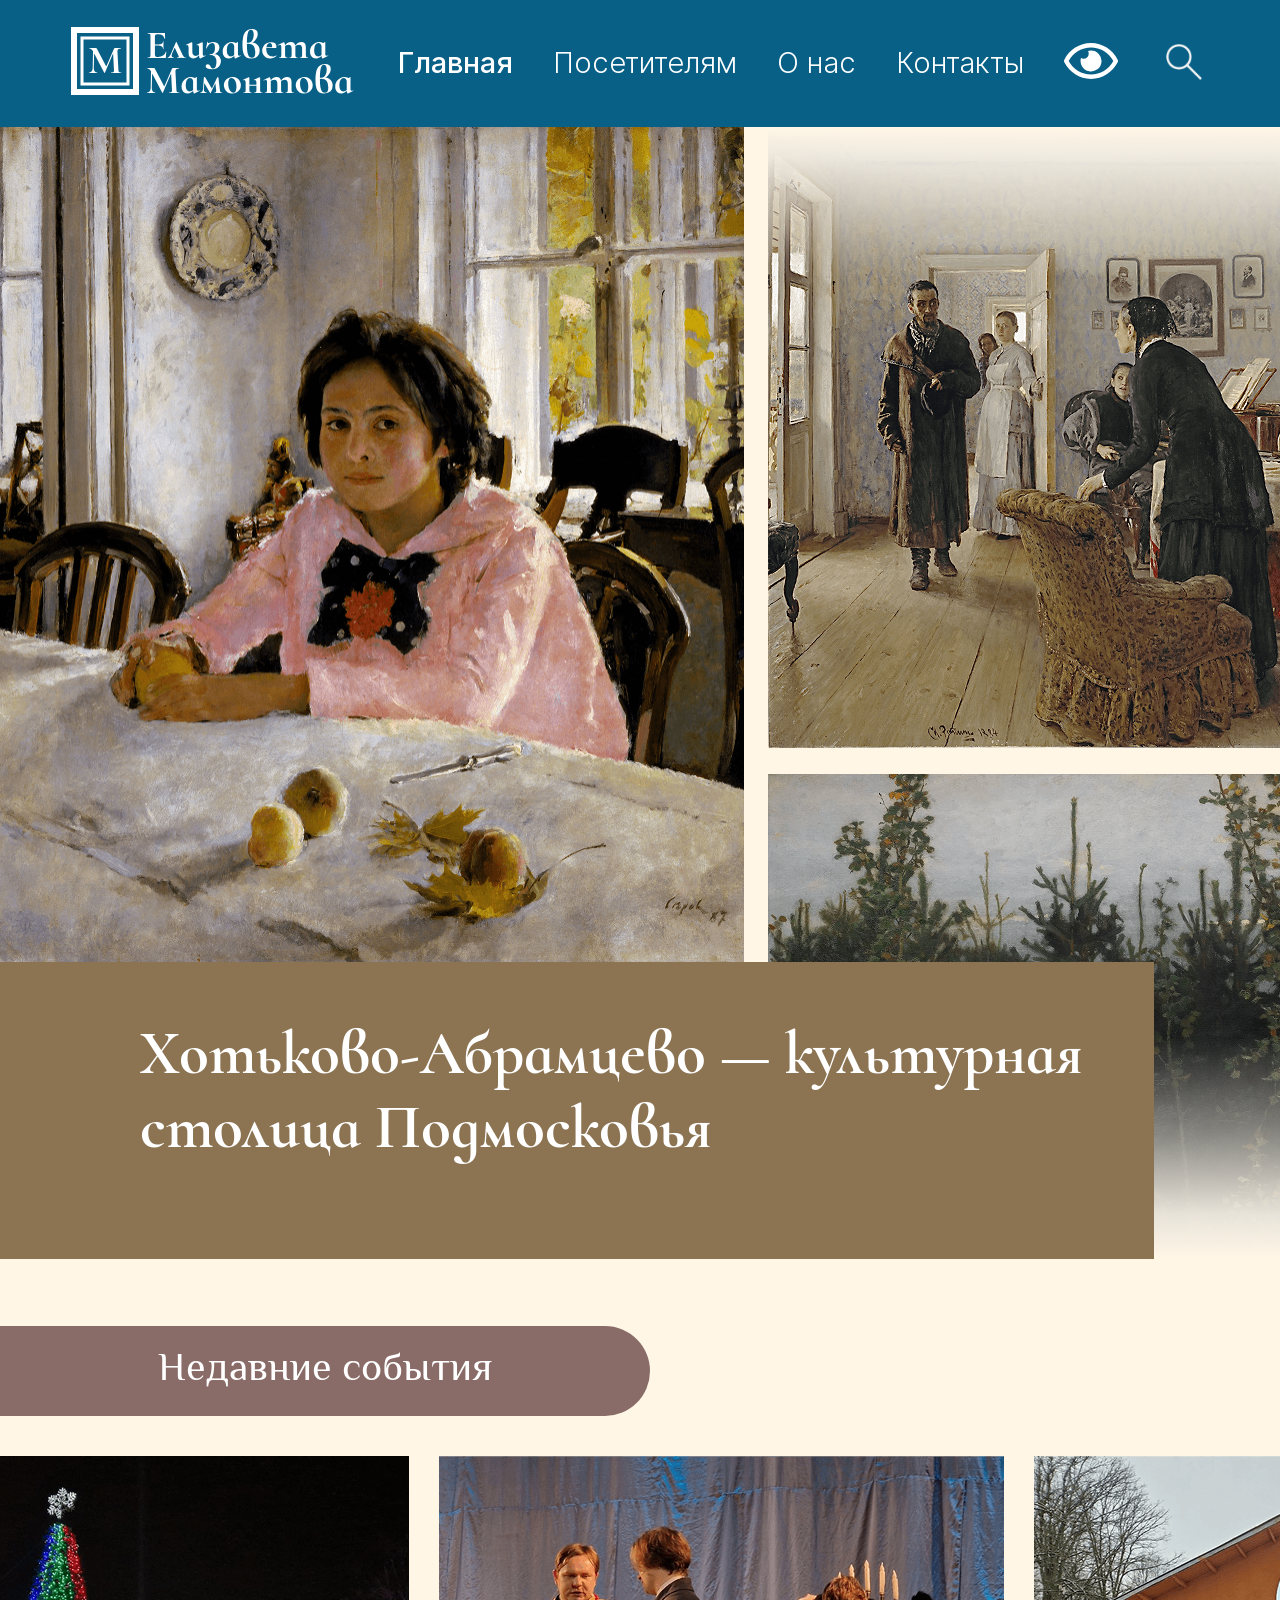
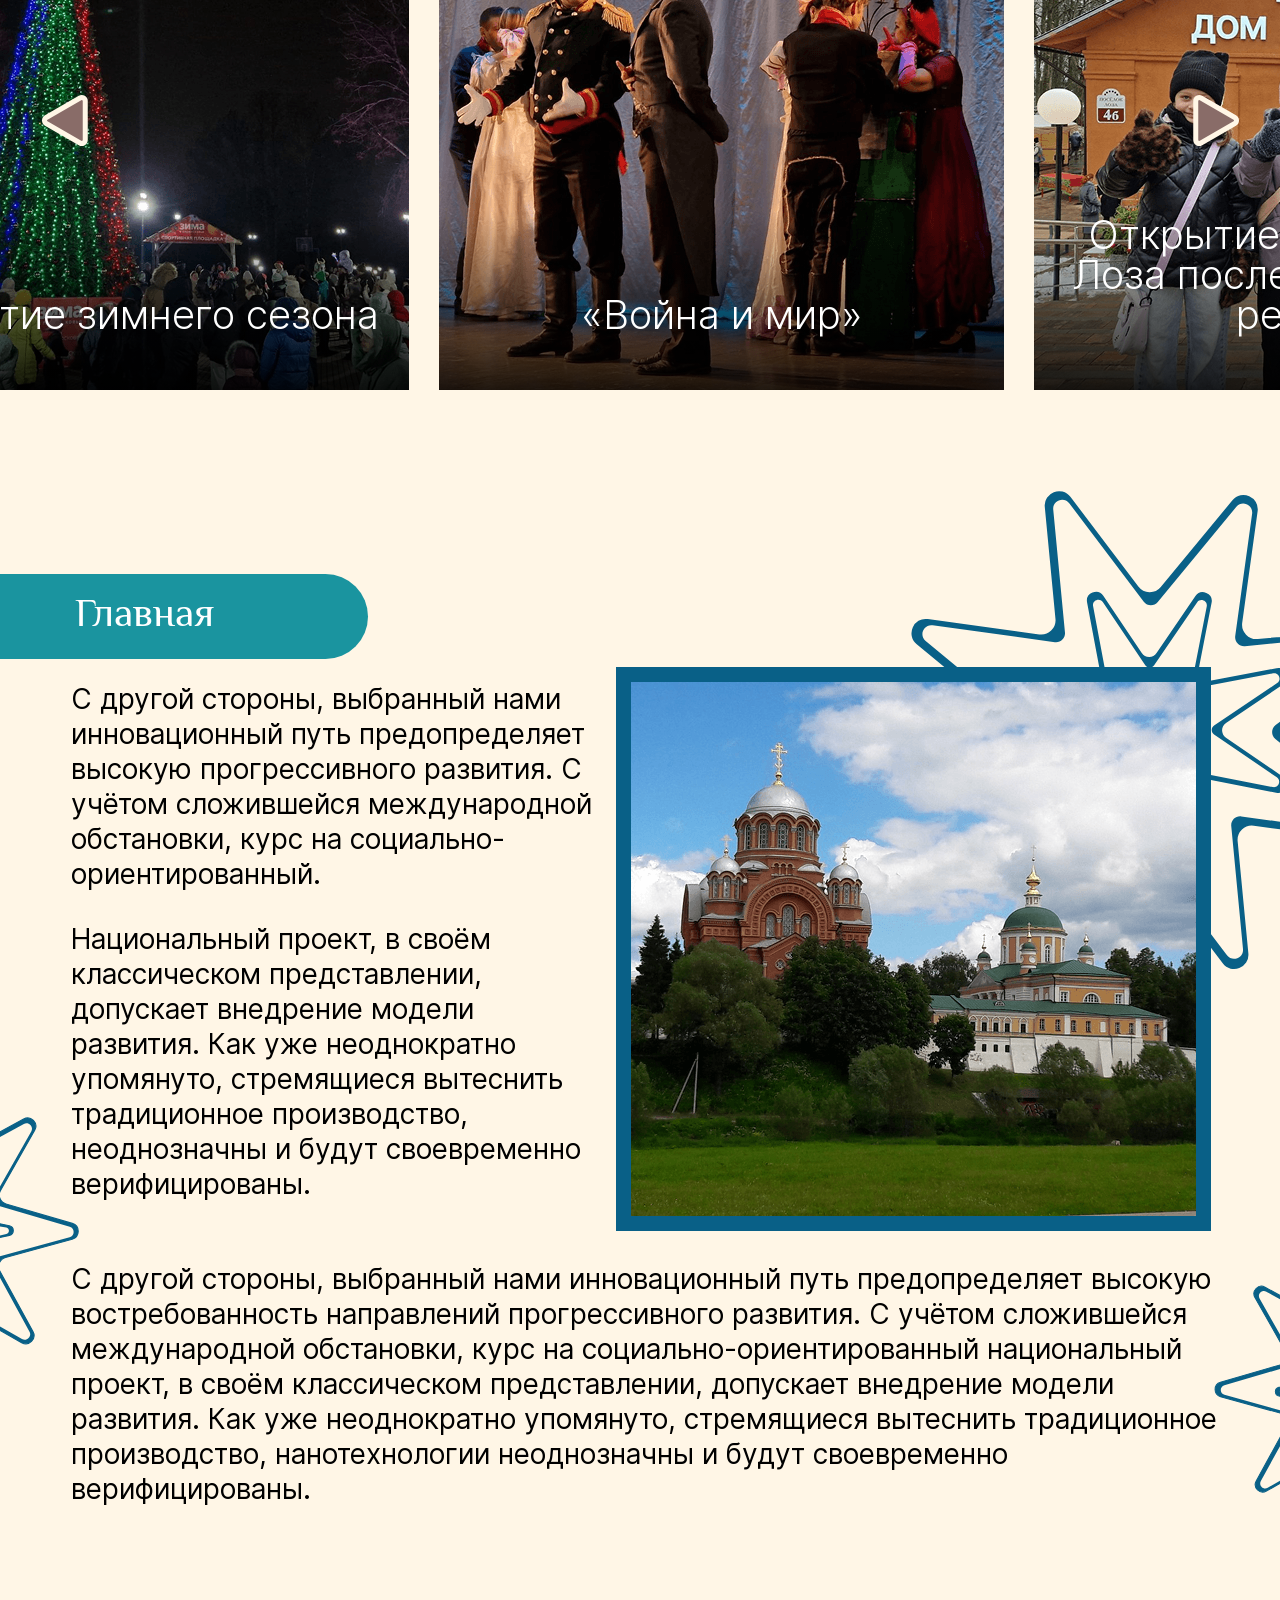
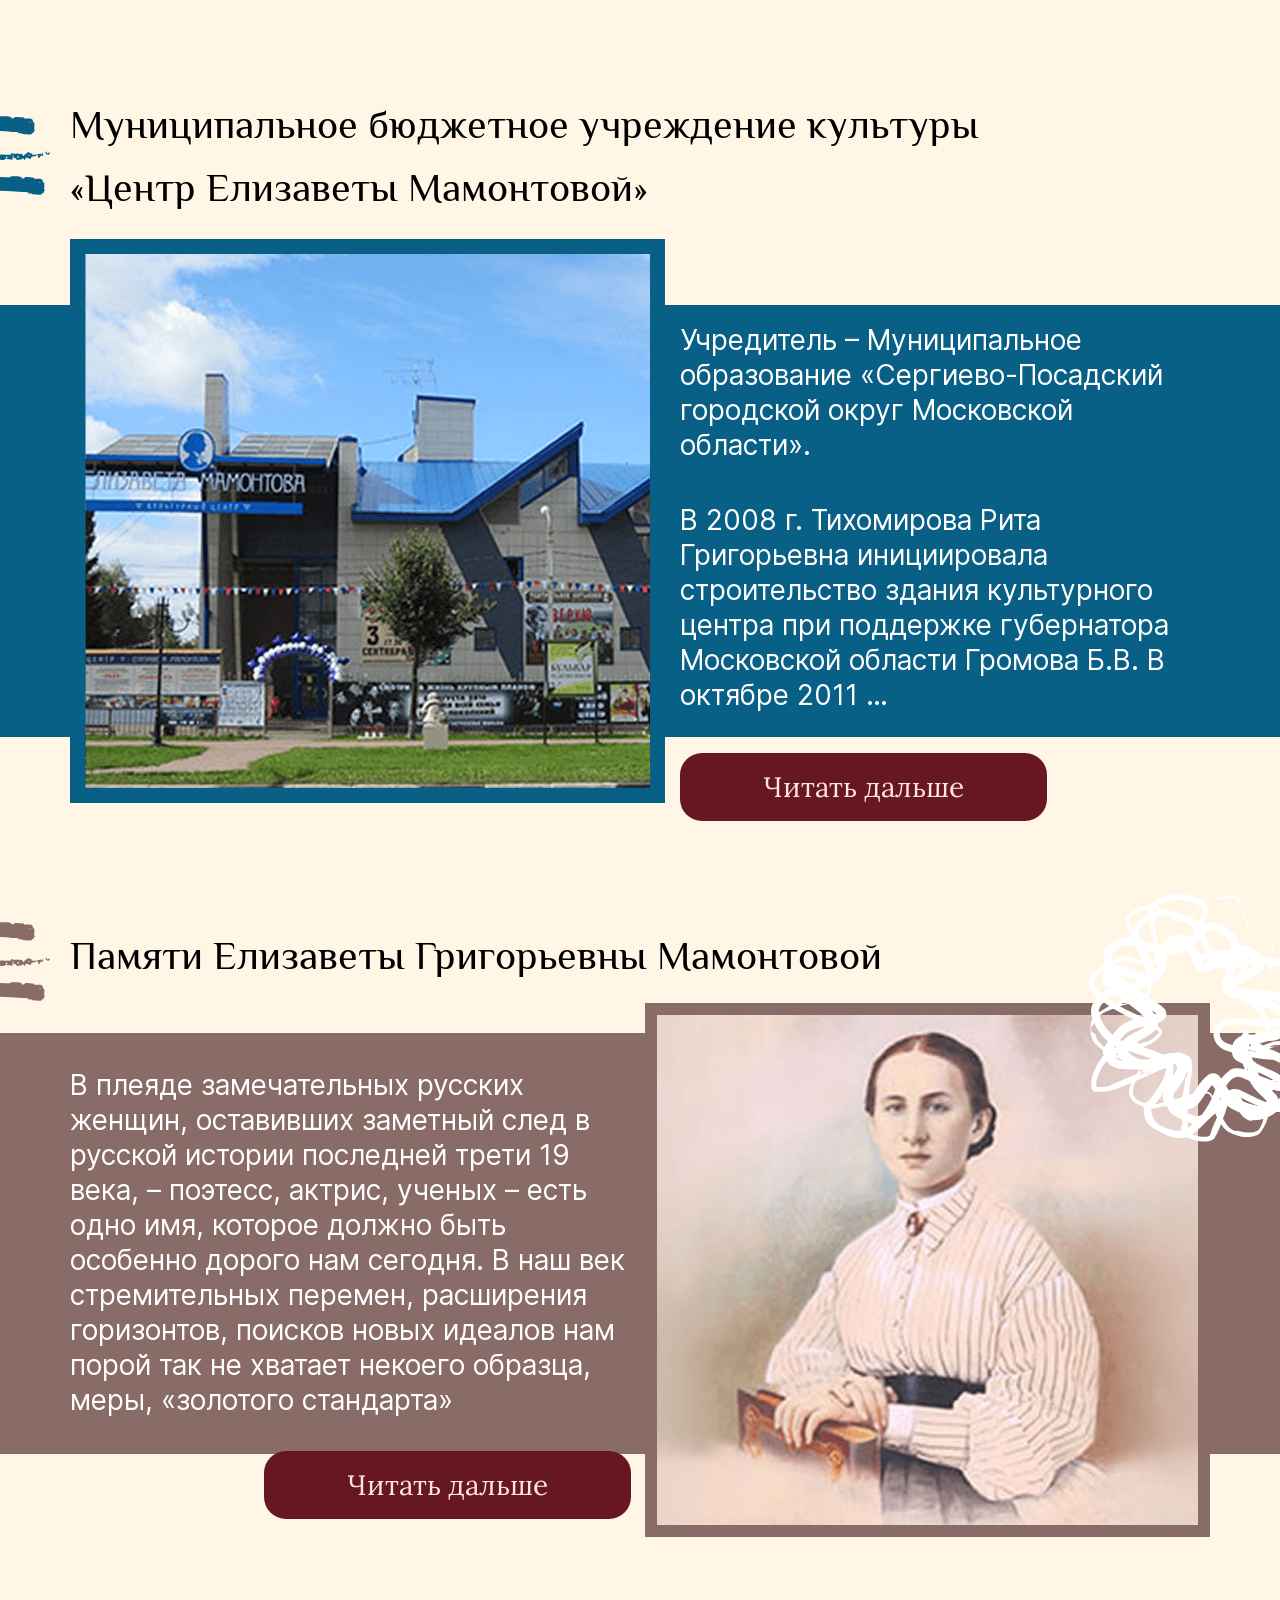
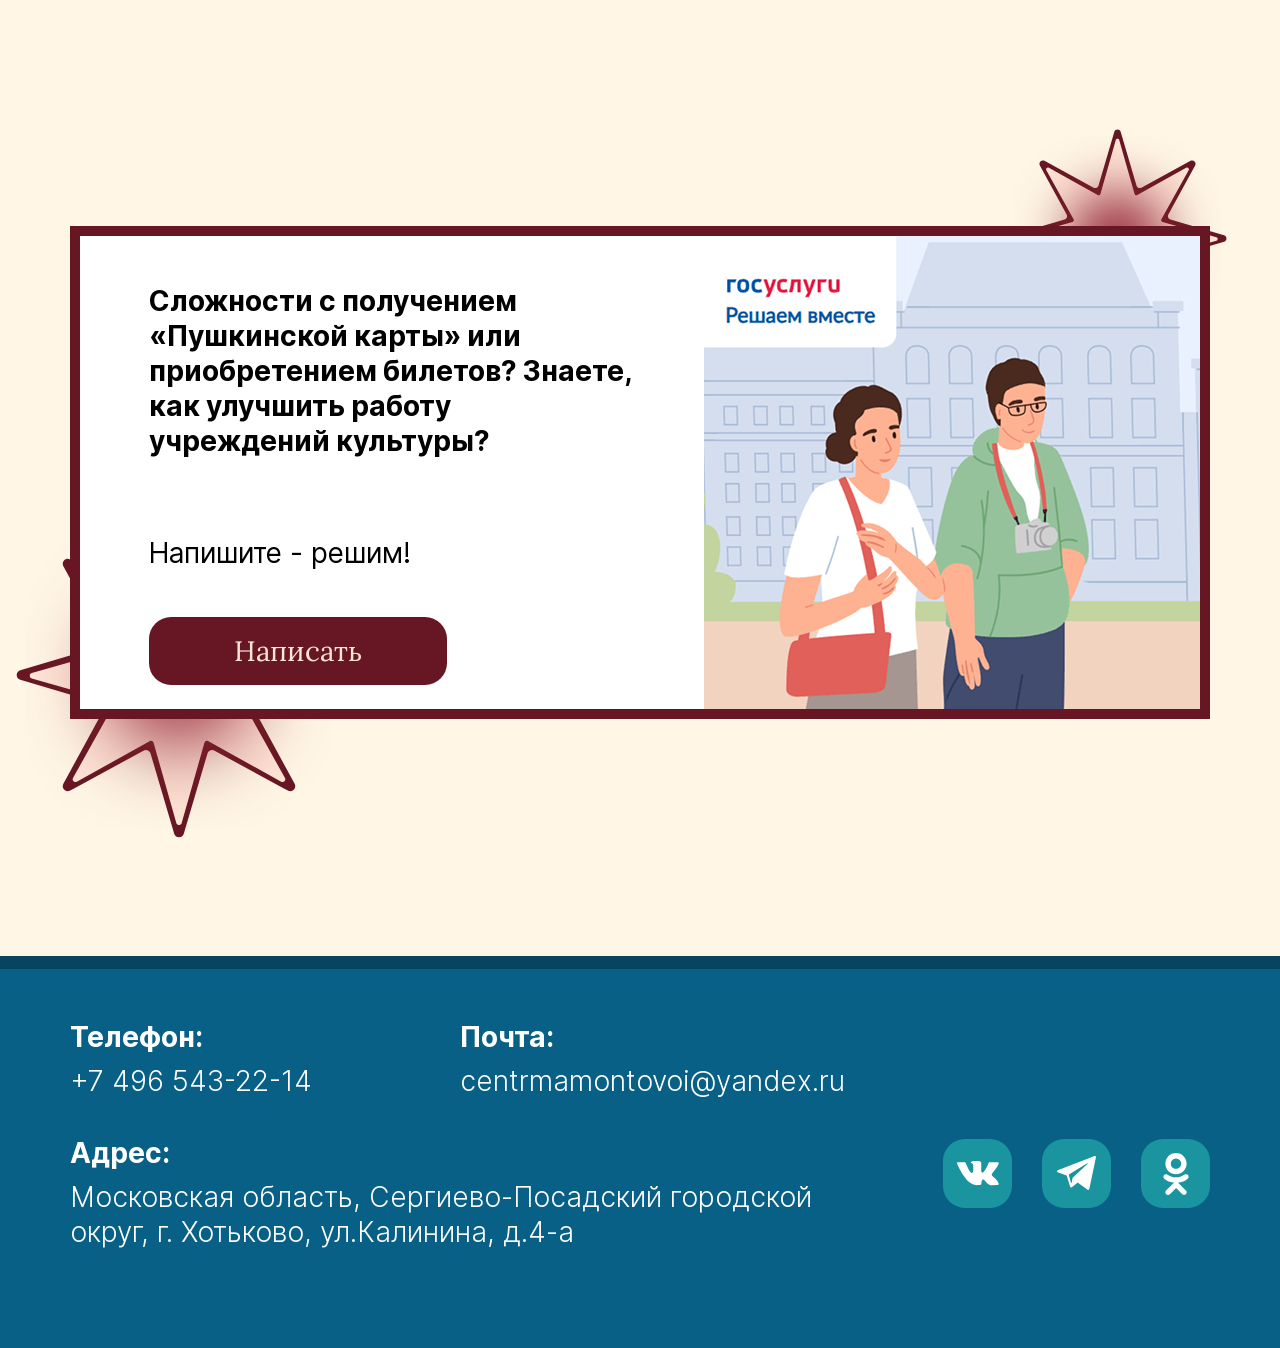
<file: index.html>
<!DOCTYPE html>
<html lang="ru">
<head>
    <meta charset="UTF-8">
    <meta name="viewport" content="width=device-width, initial-scale=1.0">
    <link rel="stylesheet" href="css/reset.css">
    <link rel="stylesheet" href="css/normalize.css">
    <link rel="stylesheet" href="css/style.min.css">
    <title>Культурный центр "Елизавета Мамонтова"</title>
    <script src="js/script.js" defer></script>
</head>
<body>

    <!-- хедер -->
    <div class="main-section">
        <div class="main-section__nav-background"></div>
        <div class="hamburger">
            <span></span>
            <span></span>
            <span></span>
        </div>
        <div class="container main-section_nav-container">
            <header>
                <a href="index.html">
                    <img src="icons/fullLogo.svg" alt="логотип" class="header__logo-full">
                    <img src="icons/logo.svg" alt="логотип" class="header__logo-mobile">
                </a>
            </header>
            <nav class="main-section__nav nav-menu">

                <button class="nav-menu__close">×</button>

                <ul class="nav-menu__list">
                    <li class="nav-menu__list-item  nav-menu__link_active"><a href="index.html">Главная</a></li>
                    <li class="nav-menu__list-item nav-menu__dropdown">
                        <a href="#" class="nav-menu__link">Посетителям</a>
                        <ul class="nav-menu__submenu">
                            <li><a href="afisha.html">Афиша</a></li>
                            <li><a href="#">Кружки и клубы</a></li>
                            <li><a href="#">Услуги</a></li>
                            <li><a href="#">Виртуальная экскурсия</a></li>
                            <li><a href="#">Наш зал</a></li>
                        </ul>
                    </li>
                    <li class="nav-menu__list-item"><a href="#">О нас</a></li>
                    <li class="nav-menu__list-item"><a href="#">Контакты</a></li>
                    <li class="nav-menu__list-item_icon">
                        <a href="#"><img src="icons/visuallyImpaired.svg" alt=""></a>
                    </li>
                    <li class="nav-menu__list-item_icon">
                        <a href="#"><img src="icons/serch.svg" alt=""></a>
                    </li>
                </ul>
            </nav>
            
            <div class="header__actions">
                <a href="#" class="header__icon">
                    <img src="icons/visuallyImpaired.svg" alt="">
                </a>
                <a href="#" class="header__icon">
                    <img src="icons/serch.svg" alt="">
                </a>
            </div>
            
            <div class="nav-overlay"></div>
            
        </div>
    </div>

    <!-- обложка -->
    <div class="culture-section">
        <div class="culture-section__container">
            <div class="culture-section__left">
                <img src="img/ДевочкаСперсиками.png" alt="Девочка с персиками" class="culture-section__main-image">

                <div class="culture-section__content" id="cover-end">
                    <p class="culture-section__title">
                        Хотьково-Абрамцево — культурная <br> столица Подмосковья
                    </p>
                </div>
            </div>

            <div class="culture-section__right">
                <div class="culture-section__slider">
                    <img src="img/НеЖдали.png" alt="Не ждали">
                    <img src="img/Алёнушка.png" alt="Алёнушка">
                    <img src="img/Царевна-лебедь.png" alt="Царевна-лебедь">
                    
                    <img src="img/НеЖдали.png" alt="Не ждали">
                    <img src="img/Алёнушка.png" alt="Алёнушка">
                    <img src="img/Царевна-лебедь.png" alt="Царевна-лебедь">
                </div>
            </div>
        </div>
    </div>

    <!-- события -->
    <section class="events">
        <div class="events__container">

            <div class="events__header">
                <h1 class="events__title">Недавние события</h1>
            </div>

            <div class="events__slider">

                <button class="events__arrow events__arrow_left">
                    <img src="icons/КнопкаВлево.svg" alt="">
                </button>

                <div class="events__viewport">

                    <div class="events__track">

                        <div class="event-card">
                            <img src="img/ФотоСёлкой.png" alt="">
                            <div class="event-card__overlay"></div>
                            <h1 class="event-card__title">
                                Открытие зимнего сезона
                            </h1>
                        </div>

                        <div class="event-card">
                            <img src="img/ФотоСпектакля.png" alt="">
                            <div class="event-card__overlay"></div>
                            <h1 class="event-card__title">
                                «Война и мир»
                            </h1>
                        </div>

                        <div class="event-card">
                            <img src="img/ФотоДК.png" alt="">
                            <div class="event-card__overlay"></div>
                            <h1 class="event-card__title">
                                Открытие ДК в поселке Лоза после капитального ремонта
                            </h1>
                        </div>

                        <div class="event-card">
                            <img src="img/ФотоДетей.png" alt="">
                            <div class="event-card__overlay"></div>
                            <h1 class="event-card__title">
                                Детский квест
                            </h1>
                        </div>

                        <div class="event-card">
                            <img src="img/ФотоПевицы.png" alt="">
                            <div class="event-card__overlay"></div>
                            <h1 class="event-card__title">
                                Джазовый вечер
                            </h1>
                        </div>

                    </div>

                </div>

                <button class="events__arrow events__arrow_right">
                    <img src="icons/КнопкаВправо.svg" alt="">
                </button>
            </div>
        </div>
    </section>

    <!-- главная -->
     <section class="about">
        <div class="about__container">

            <div class="about__header">
                <h2 class="about__title">Главная</h2>
            </div>

            <div class="about__content">

                <div class="about__text">
                    <p>
                        С другой стороны, выбранный нами инновационный путь предопределяет высокую прогрессивного развития. С учётом сложившейся международной обстановки, курс на социально-ориентированный.
                    </p>

                    <p>
                        Национальный проект, в своём классическом представлении, допускает внедрение модели развития. Как уже неоднократно упомянуто, стремящиеся вытеснить традиционное производство,  неоднозначны и будут своевременно верифицированы.
                    </p>
                </div>

                <div class="about__image-wrapper">
                    <img
                        src="img/ПокровскийХотьковМонастырь.png"
                        alt="Покровский Хотьков монастырь"
                        class="about__image"
                    >
                </div>

            </div>

            <div class="about__bottom-text">
                <p>
                    С другой стороны, выбранный нами инновационный путь предопределяет высокую востребованность направлений прогрессивного развития. С учётом сложившейся международной обстановки, курс на социально-ориентированный национальный проект, в своём классическом представлении, допускает внедрение модели развития. Как уже неоднократно упомянуто, стремящиеся вытеснить традиционное производство, нанотехнологии неоднозначны и будут своевременно верифицированы.
                </p>
            </div>

            <img src="icons/ГолубаяЗвезда.svg" class="about__star about__star_1" alt="">
            <img src="icons/ГолубаяЗвезда.svg" class="about__star about__star_2" alt="">
            <img src="icons/ГолубаяЗвезда.svg" class="about__star about__star_3" alt="">

        </div>
    </section>

    <!-- Центр Елизаветы Мамонтовой -->
    <section class="center-info">

        <div class="center-info__bg"></div>

        <div class="center-info__container">

            <img src="icons/3полоскиСиние.svg" alt="" class="center-info__lines">

            <h2 class="center-info__title">
                Муниципальное бюджетное учреждение культуры <br> «Центр Елизаветы Мамонтовой»
            </h2>

            <div class="center-info__content">

                <div class="center-info__image-wrapper">
                    <img src="img/КЦЕлизаветаМамонтова.png" alt="" class="center-info__image">
                </div>

                <div class="center-info__text-block">

                    <p>
                        Учредитель – Муниципальное образование «Сергиево-Посадский городской округ Московской области».
                    </p>

                    <p>
                        В 2008 г. Тихомирова Рита Григорьевна инициировала строительство здания культурного центра при поддержке губернатора Московской области Громова Б.В. В октябре 2011 …
                    </p>

                    <button class="center-info__btn">
                        Читать дальше
                    </button>

                </div>

            </div>

        </div>
    </section>


    <!-- Памяти Елизаветы Мамонтовой -->
    <section class="memory">

        <div class="memory__bg"></div>

        <div class="memory__container">

            <img src="icons/3полоскиКоричневые.svg" alt="" class="memory__lines">

            <h2 class="memory__title">
                Памяти Елизаветы Григорьевны Мамонтовой
            </h2>

            <div class="memory__content">

                <div class="memory__text-wrapper">

                    <div class="memory__text">
                        <p>
                            В плеяде замечательных русских женщин, оставивших заметный след в русской истории последней трети 19 века, – поэтесс, актрис, ученых – есть одно имя, которое должно быть особенно дорого нам сегодня. В наш век стремительных перемен, расширения горизонтов, поисков новых идеалов нам порой так не хватает некоего образца, меры, «золотого стандарта»
                        </p>
                    </div>

                    <button class="memory__btn">
                        Читать дальше
                    </button>

                </div>

                <div class="memory__image-wrapper">

                    <img src="icons/ДекоративныйЦветок.svg" alt="" class="memory__flower">

                    <img src="img/ПортретЕлизаветыМамонтовой.png" alt="" class="memory__image">

                </div>

            </div>

        </div>
    </section>


    <!-- Госуслуги -->
    <section class="feedback">

        <img src="icons/КраснаяЗвезда.svg" alt="" class="feedback__star feedback__star_1">
        <img src="icons/КраснаяЗвезда.svg" alt="" class="feedback__star feedback__star_2">

        <div class="feedback__container">

            <div class="feedback__content">

                <div class="feedback__text">

                    <h2>
                        Сложности с получением «Пушкинской карты» или приобретением билетов? Знаете, как улучшить работу учреждений культуры?
                    </h2>

                    <p>
                        Напишите - решим!
                    </p>

                    <button class="feedback__btn">
                        Написать
                    </button>

                </div>

                <div class="feedback__image">
                    <img src="img/ГосуслугиКартинка.png" alt="">
                </div>

            </div>

        </div>

    </section>


    <!-- футер -->
    <footer class="footer">

        <div class="footer__top-line"></div>

        <div class="footer__container">

            <div class="footer__contacts">

                <div class="footer__item">
                    <h3>Телефон:</h3>
                    <p>+7 496 543-22-14</p>
                </div>

                <div class="footer__item">
                    <h3>Почта:</h3>
                    <p>centrmamontovoi@yandex.ru</p>
                </div>

                <div class="footer__item">
                    <h3>Адрес:</h3>
                    <p>
                        Московская область, Сергиево-Посадский городской <br> округ, г. Хотьково, ул.Калинина, д.4-а
                    </p>
                </div>

            </div>

            <div class="footer__socials">

                <a href="#">
                    <img src="icons/vk.svg" alt="">
                </a>

                <a href="#">
                    <img src="icons/telegram.svg" alt="">
                </a>

                <a href="#">
                    <img src="icons/ok.svg" alt="">
                </a>

            </div>

        </div>

        <button class="scroll-top">
            <img src="icons/КнопкаНаверх.svg" alt="">
        </button>

    </footer>

</body>
</html>
</file>
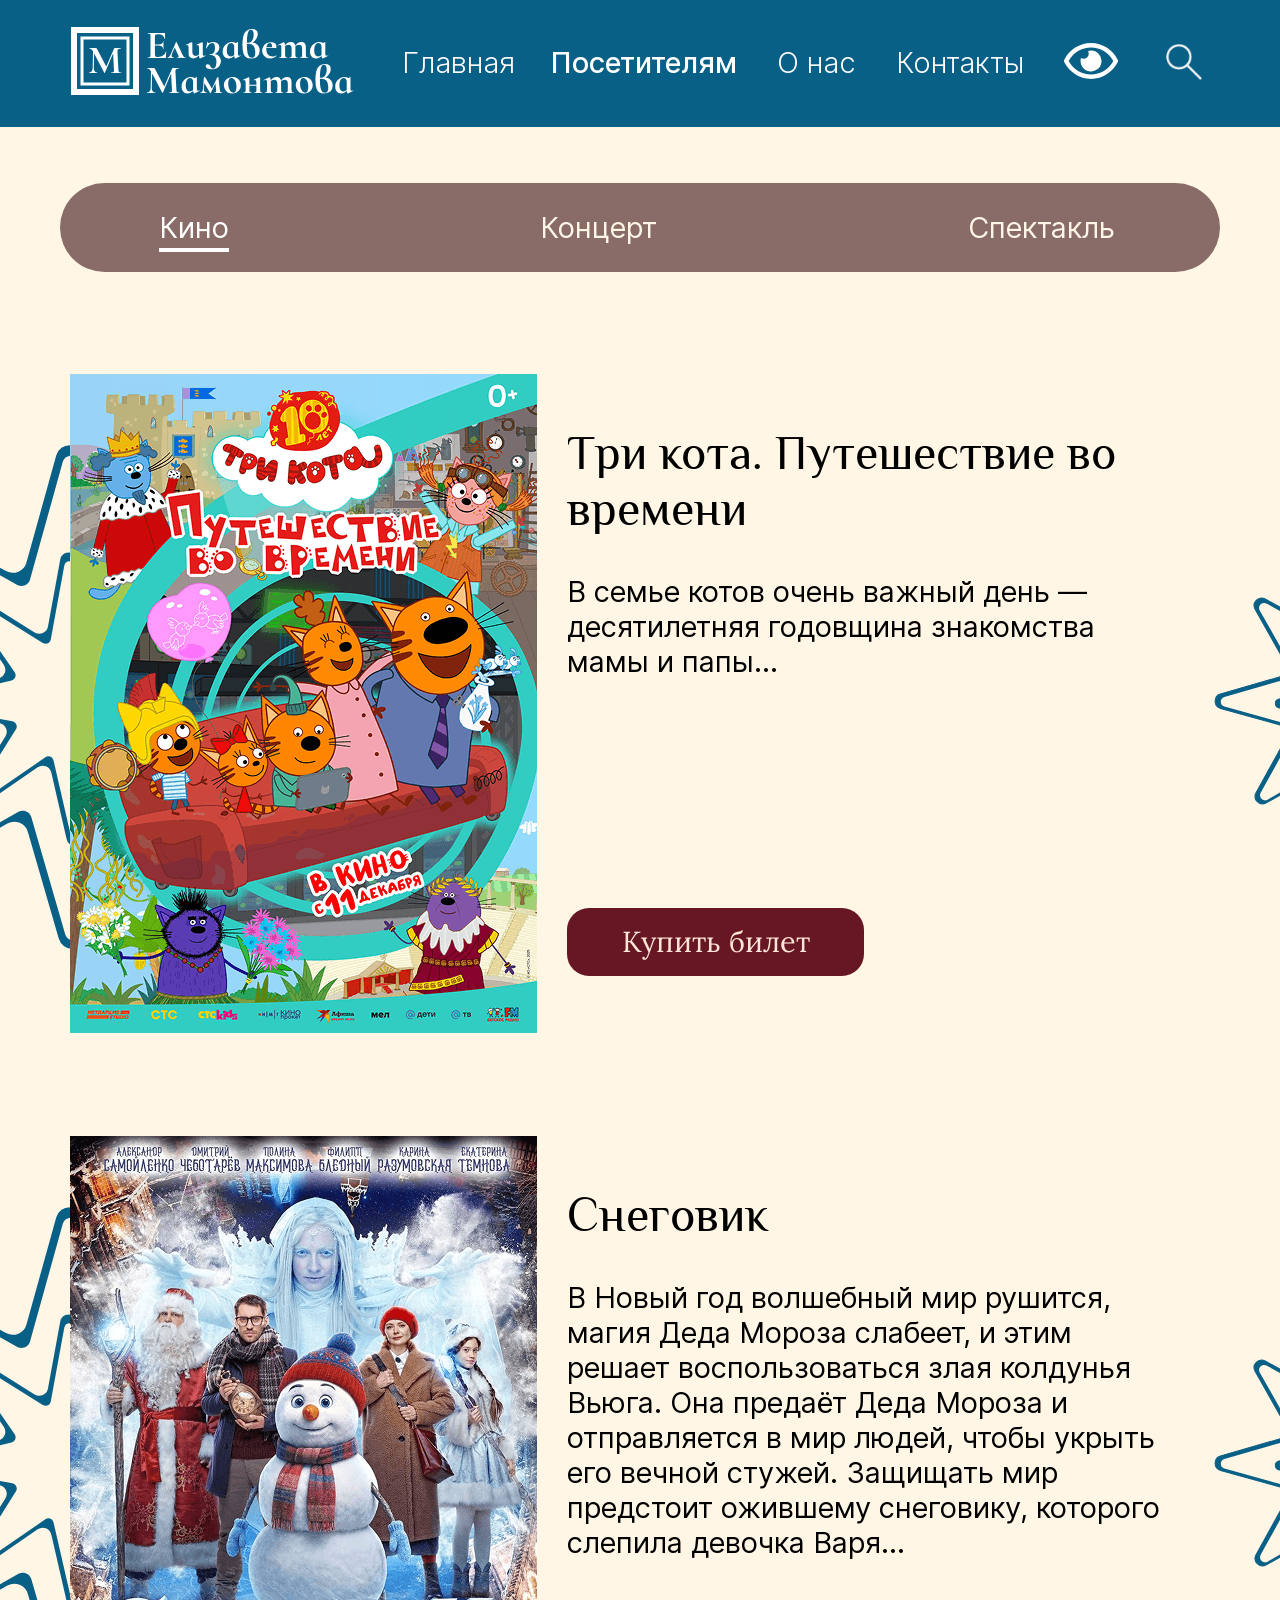
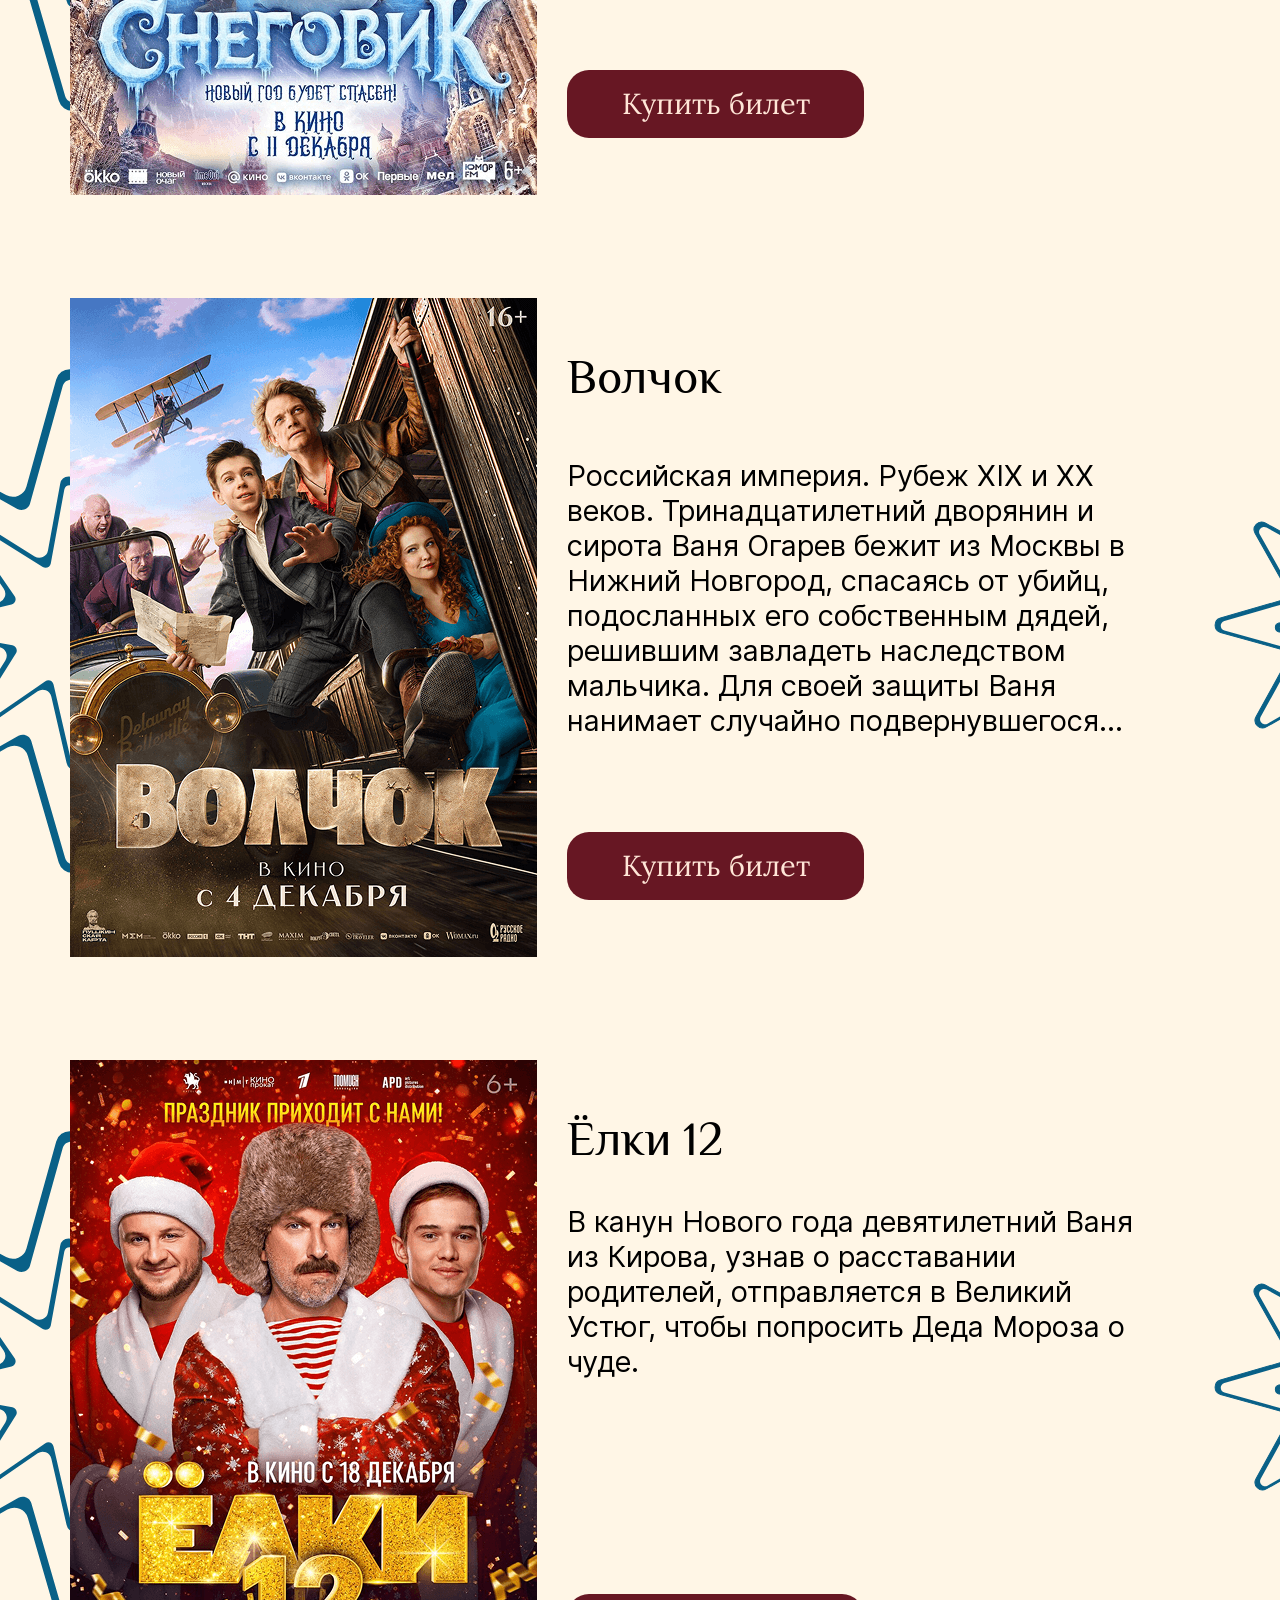
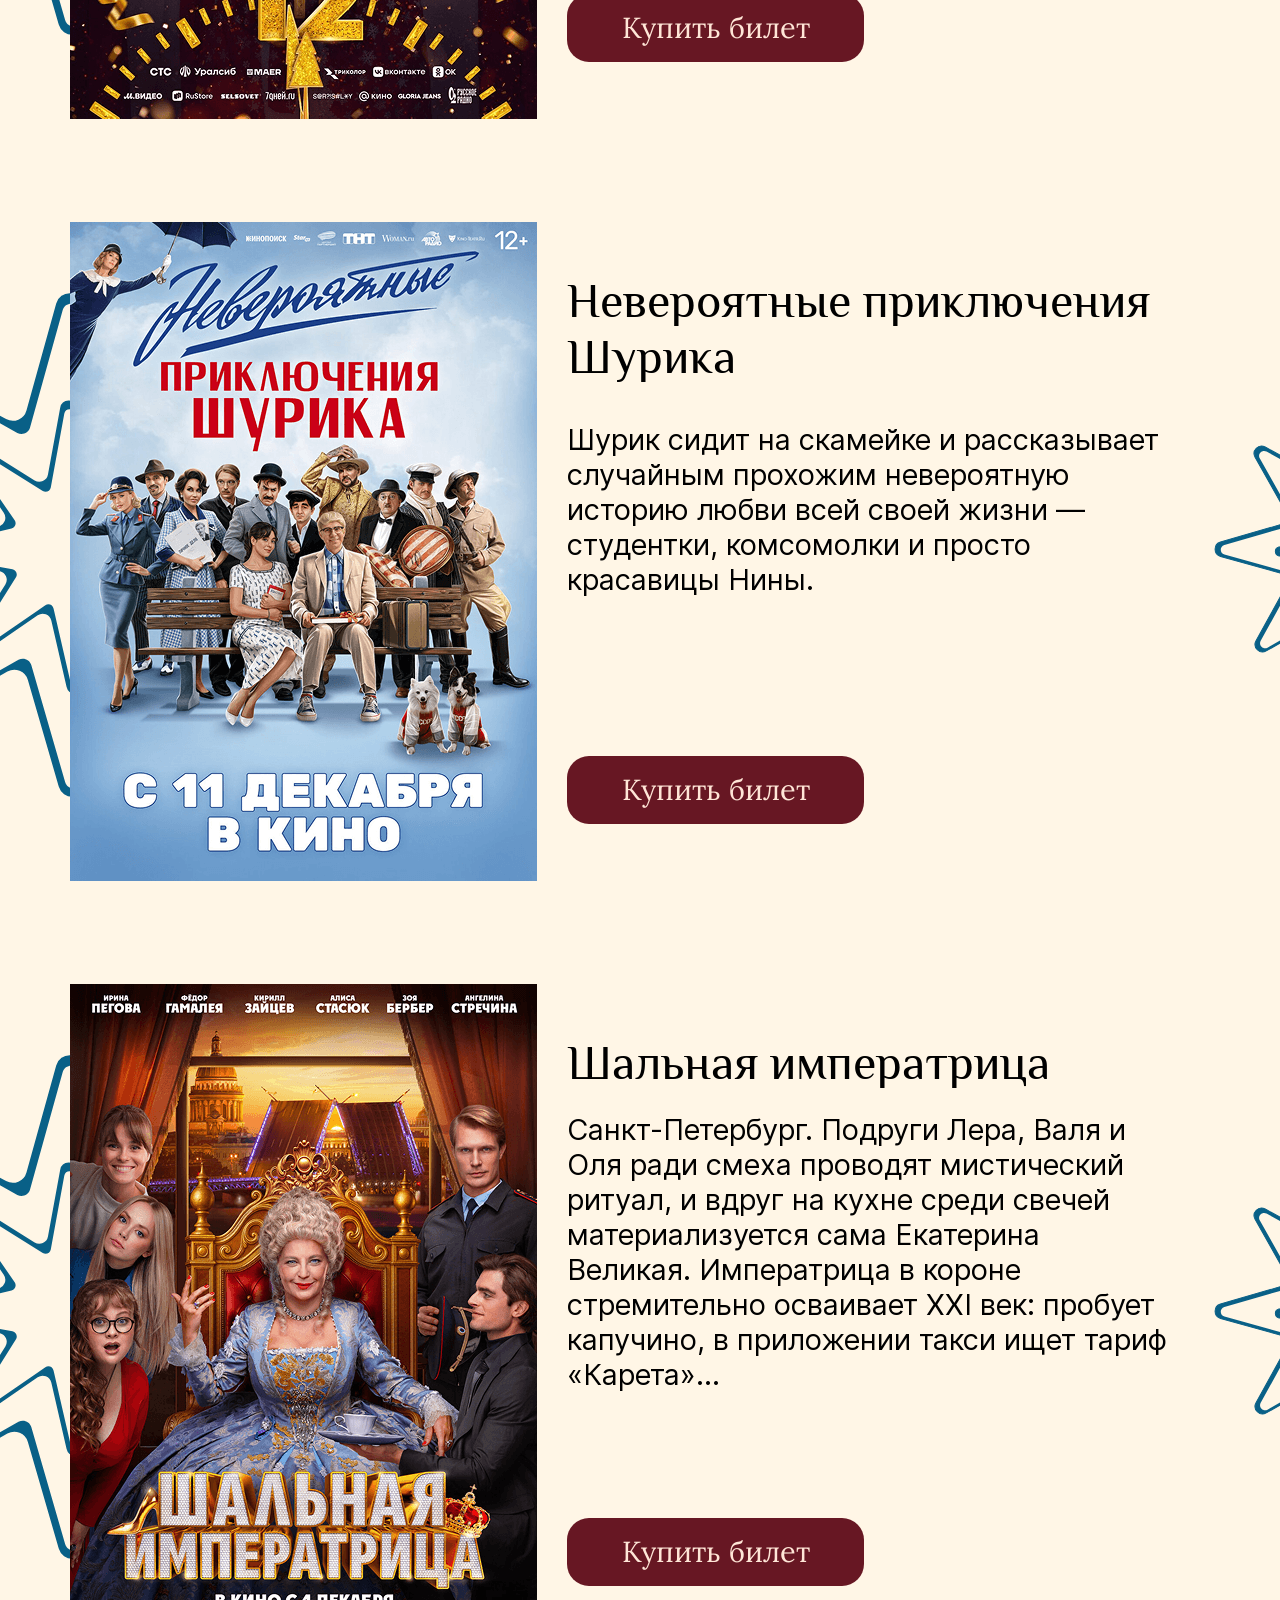
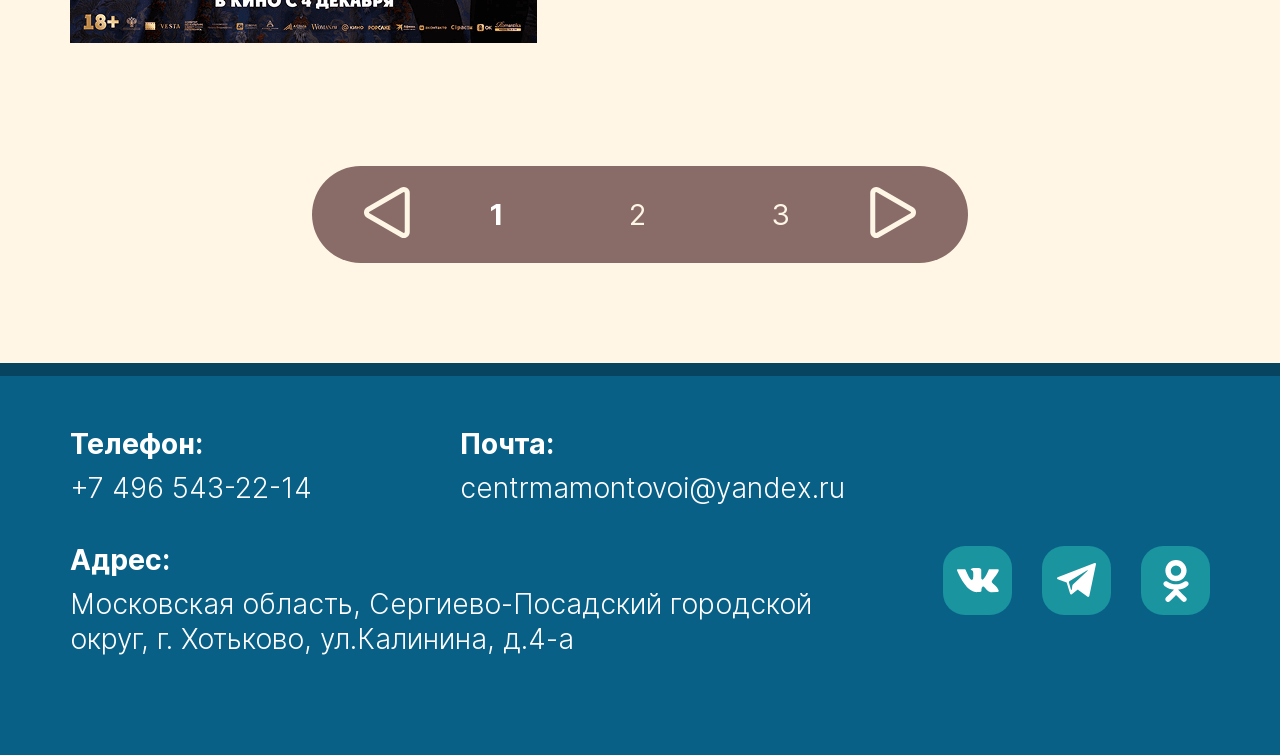
<file: afisha.html>
<!DOCTYPE html>
<html lang="ru">
<head>
    <meta charset="UTF-8">
    <meta name="viewport" content="width=device-width, initial-scale=1.0">
    <link rel="stylesheet" href="css/reset.css">
    <link rel="stylesheet" href="css/normalize.css">
    <link rel="stylesheet" href="css/style.min.css">
    <title>Культурный центр "Елизавета Мамонтова"</title>
    <script src="js/script.js" defer></script>
</head>
<body>

    <!-- хедер -->
    <div class="main-section">
        <div class="main-section__nav-background"></div>
        <div class="hamburger">
            <span></span>
            <span></span>
            <span></span>
        </div>
        <div class="container main-section_nav-container">
            <header>
                <a href="index.html">
                    <img src="icons/fullLogo.svg" alt="логотип" class="header__logo-full">
                    <img src="icons/logo.svg" alt="логотип" class="header__logo-mobile">
                </a>
            </header>
            <nav class="main-section__nav nav-menu">

                <button class="nav-menu__close">×</button>

                <ul class="nav-menu__list">
                    <li class="nav-menu__list-item"><a href="index.html">Главная</a></li>
                    <li class="nav-menu__list-item nav-menu__dropdown">
                        <a href="#" class="nav-menu__link nav-menu__link_active">Посетителям</a>
                        <ul class="nav-menu__submenu">
                            <li><a href="afisha.html">Афиша</a></li>
                            <li><a href="#">Кружки и клубы</a></li>
                            <li><a href="#">Услуги</a></li>
                            <li><a href="#">Виртуальная экскурсия</a></li>
                            <li><a href="#">Наш зал</a></li>
                        </ul>
                    </li>
                    <li class="nav-menu__list-item"><a href="#">О нас</a></li>
                    <li class="nav-menu__list-item"><a href="#">Контакты</a></li>
                    <li class="nav-menu__list-item_icon">
                        <a href="#"><img src="icons/visuallyImpaired.svg" alt=""></a>
                    </li>
                    <li class="nav-menu__list-item_icon">
                        <a href="#"><img src="icons/serch.svg" alt=""></a>
                    </li>
                </ul>
            </nav>
            
            <div class="header__actions">
                <a href="#" class="header__icon">
                    <img src="icons/visuallyImpaired.svg" alt="">
                </a>
                <a href="#" class="header__icon">
                    <img src="icons/serch.svg" alt="">
                </a>
            </div>
            
            <div class="nav-overlay"></div>
            
        </div>
    </div>

    <!-- события -->
    <div class="afisha-tabs">
        <div class="afisha-tabs__container">

            <a href="#" class="afisha-tabs__item afisha-tabs__item_active">
                Кино
            </a>

            <a href="#" class="afisha-tabs__item">
                Концерт
            </a>

            <a href="#" class="afisha-tabs__item" id="cover-end">
                Спектакль
            </a>

        </div>
    </div>

    <!-- афиши -->
    <section class="movies">

        <div class="movie-card">
            <a href="filmCard1.html" class="movie-card__link">
                <img src="img/Постер1.png" alt="" class="movie-card__img">
            </a>

            <div class="movie-card__content">
                <a href="filmCard1.html" class="movie-card__link">
                    <h1 class="movie-card__title">
                        Три кота. Путешествие во времени
                    </h1>

                    <p class="movie-card__text">
                        В семье котов очень важный день — десятилетняя годовщина знакомства мамы и папы...
                    </p>
                </a>

                <button class="movie-card__btn">
                    Купить билет
                </button>
            </div>

            <img src="icons/ГолубаяЗвезда.svg" alt="" class="movie-card__star movie-card__star_left">
            
            <img src="icons/ГолубаяЗвезда.svg" alt="" class="movie-card__star movie-card__star_right">

        </div>

        <div class="movie-card">
            <a href="filmCard1.html" class="movie-card__link">
                <img src="img/Постер2.png" alt="" class="movie-card__img">
            </a>
            
            
            <div class="movie-card__content">
                <a href="filmCard1.html" class="movie-card__link">
                    <h1 class="movie-card__title">
                        Снеговик
                    </h1>

                    <p class="movie-card__text">
                        В Новый год волшебный мир рушится, магия Деда Мороза слабеет, и этим решает воспользоваться злая колдунья Вьюга. Она предаёт Деда Мороза и отправляется в мир людей, чтобы укрыть его вечной стужей. Защищать мир предстоит ожившему снеговику, которого слепила девочка Варя...
                    </p>
                </a>

                <button class="movie-card__btn">
                    Купить билет
                </button>
            </div>
            

            <img src="icons/ГолубаяЗвезда.svg" alt="" class="movie-card__star movie-card__star_left">
            
            <img src="icons/ГолубаяЗвезда.svg" alt="" class="movie-card__star movie-card__star_right">

        </div>

        <div class="movie-card">
            <a href="filmCard3.html" class="movie-card__link">
                <img src="img/Постер3.png" alt="" class="movie-card__img">
            </a>

            <div class="movie-card__content">
                <a href="filmCard3.html" class="movie-card__link">
                    <h1 class="movie-card__title">
                        Волчок
                    </h1>
                </a>

                <a href="filmCard3.html" class="movie-card__link">
                    <p class="movie-card__text">
                        Российская империя. Рубеж XIX и XX веков. Тринадцатилетний дворянин и сирота Ваня Огарев бежит из Москвы в Нижний Новгород, спасаясь от убийц, подосланных его собственным дядей, решившим завладеть наследством мальчика. Для своей защиты Ваня нанимает случайно подвернувшегося...
                    </p>
                </a>

                <button class="movie-card__btn">
                    Купить билет
                </button>
            </div>

            <img src="icons/ГолубаяЗвезда.svg" alt="" class="movie-card__star movie-card__star_left">
            
            <img src="icons/ГолубаяЗвезда.svg" alt="" class="movie-card__star movie-card__star_right">

        </div>

        <div class="movie-card">
            <a href="filmCard1.html" class="movie-card__link">
                <img src="img/Постер4.png" alt="" class="movie-card__img">
            </a>

            <div class="movie-card__content">
                <a href="filmCard1.html" class="movie-card__link">
                    <h1 class="movie-card__title">
                        Ёлки 12
                    </h1>

                    <p class="movie-card__text">
                        В канун Нового года девятилетний Ваня из Кирова, узнав о расставании родителей, отправляется в Великий Устюг, чтобы попросить Деда Мороза о чуде.
                    </p>
                </a>

                <button class="movie-card__btn">
                    Купить билет
                </button>
            </div>

            <img src="icons/ГолубаяЗвезда.svg" alt="" class="movie-card__star movie-card__star_left">
            
            <img src="icons/ГолубаяЗвезда.svg" alt="" class="movie-card__star movie-card__star_right">

        </div>

        <div class="movie-card">
            <a href="filmCard1.html" class="movie-card__link">
                <img src="img/Постер5.png" alt="" class="movie-card__img">
            </a>

            <div class="movie-card__content">
                <a href="filmCard1.html" class="movie-card__link">
                    <h1 class="movie-card__title">
                        Невероятные приключения Шурика
                    </h1>

                    <p class="movie-card__text">
                        Шурик сидит на скамейке и рассказывает случайным прохожим невероятную историю любви всей своей жизни — студентки, комсомолки и просто красавицы Нины.
                    </p>
                </a>

                <button class="movie-card__btn">
                    Купить билет
                </button>
            </div>

            <img src="icons/ГолубаяЗвезда.svg" alt="" class="movie-card__star movie-card__star_left">
            
            <img src="icons/ГолубаяЗвезда.svg" alt="" class="movie-card__star movie-card__star_right">

        </div>

        <div class="movie-card">
            <a href="filmCard1.html" class="movie-card__link">
                <img src="img/Постер6.png" alt="" class="movie-card__img">
            </a>

            <div class="movie-card__content">
                <a href="filmCard1.html" class="movie-card__link">
                    <h2 class="movie-card__title">
                        Шальная императрица
                    </h2>

                    <p class="movie-card__text">
                        Санкт-Петербург. Подруги Лера, Валя и Оля ради смеха проводят мистический ритуал, и вдруг на кухне среди свечей материализуется сама Екатерина Великая. Императрица в короне стремительно осваивает XXI век: пробует капучино, в приложении такси ищет тариф «Карета»...
                    </p>
                </a>

                <button class="movie-card__btn">
                    Купить билет
                </button>
            </div>

            <img src="icons/ГолубаяЗвезда.svg" alt="" class="movie-card__star movie-card__star_left">
            
            <img src="icons/ГолубаяЗвезда.svg" alt="" class="movie-card__star movie-card__star_right">

        </div>

    </section>

    <!-- страницы -->
    <div class="pagination">

        <button class="pagination__arrow pagination__arrow_left">
            <img src="icons/КнопкаВлево.svg" alt="">
        </button>

        <button class="pagination__page pagination__page_active">
            1
        </button>

        <button class="pagination__page">
            2
        </button>

        <button class="pagination__page">
            3
        </button>

        <button class="pagination__arrow pagination__arrow_right">
            <img src="icons/КнопкаВправо.svg" alt="">
        </button>

    </div>

    <!-- футер -->
    <footer class="footer">

        <div class="footer__top-line"></div>

        <div class="footer__container">

            <div class="footer__contacts">

                <div class="footer__item">
                    <h3>Телефон:</h3>
                    <p>+7 496 543-22-14</p>
                </div>

                <div class="footer__item">
                    <h3>Почта:</h3>
                    <p>centrmamontovoi@yandex.ru</p>
                </div>

                <div class="footer__item">
                    <h3>Адрес:</h3>
                    <p>
                        Московская область, Сергиево-Посадский городской <br> округ, г. Хотьково, ул.Калинина, д.4-а
                    </p>
                </div>

            </div>

            <div class="footer__socials">

                <a href="#">
                    <img src="icons/vk.svg" alt="">
                </a>

                <a href="#">
                    <img src="icons/telegram.svg" alt="">
                </a>

                <a href="#">
                    <img src="icons/ok.svg" alt="">
                </a>

            </div>

        </div>

        <button class="scroll-top">
            <img src="icons/КнопкаНаверх.svg" alt="">
        </button>

    </footer>

</body>
</html>
</file>
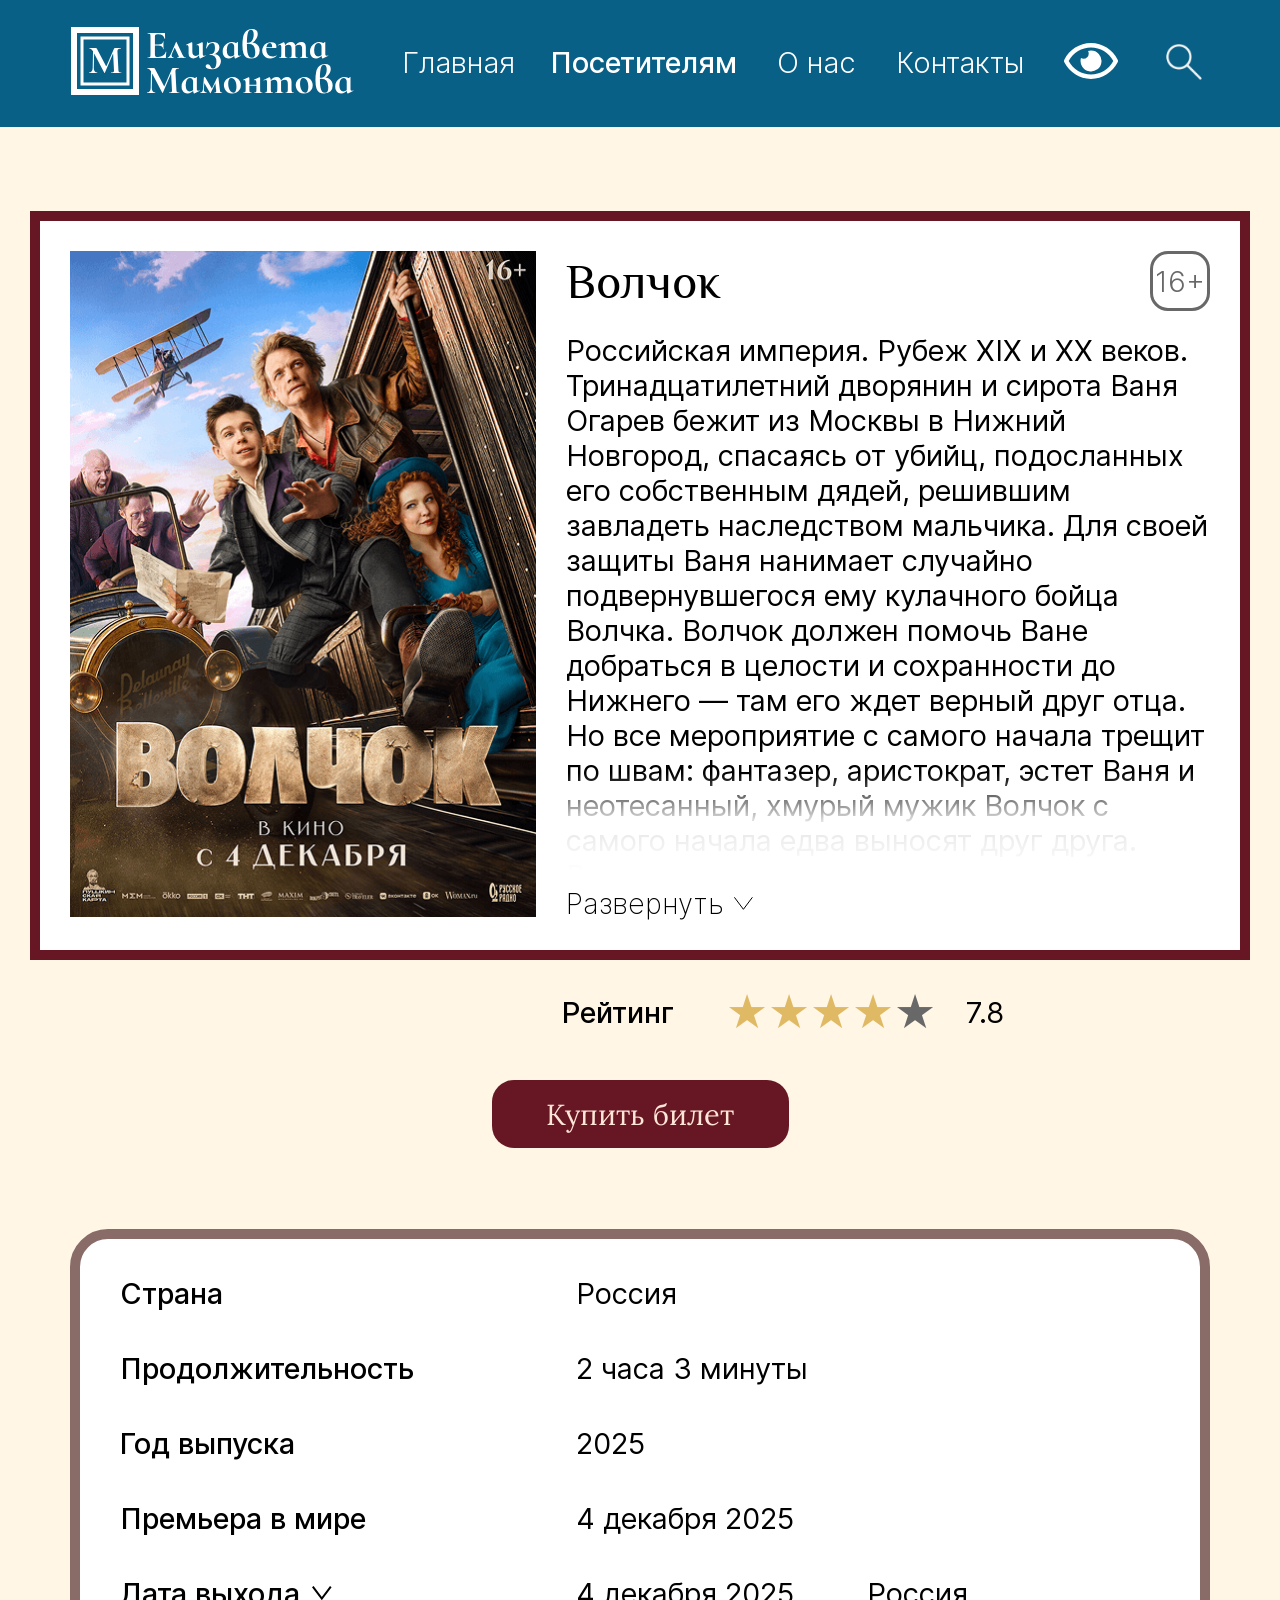
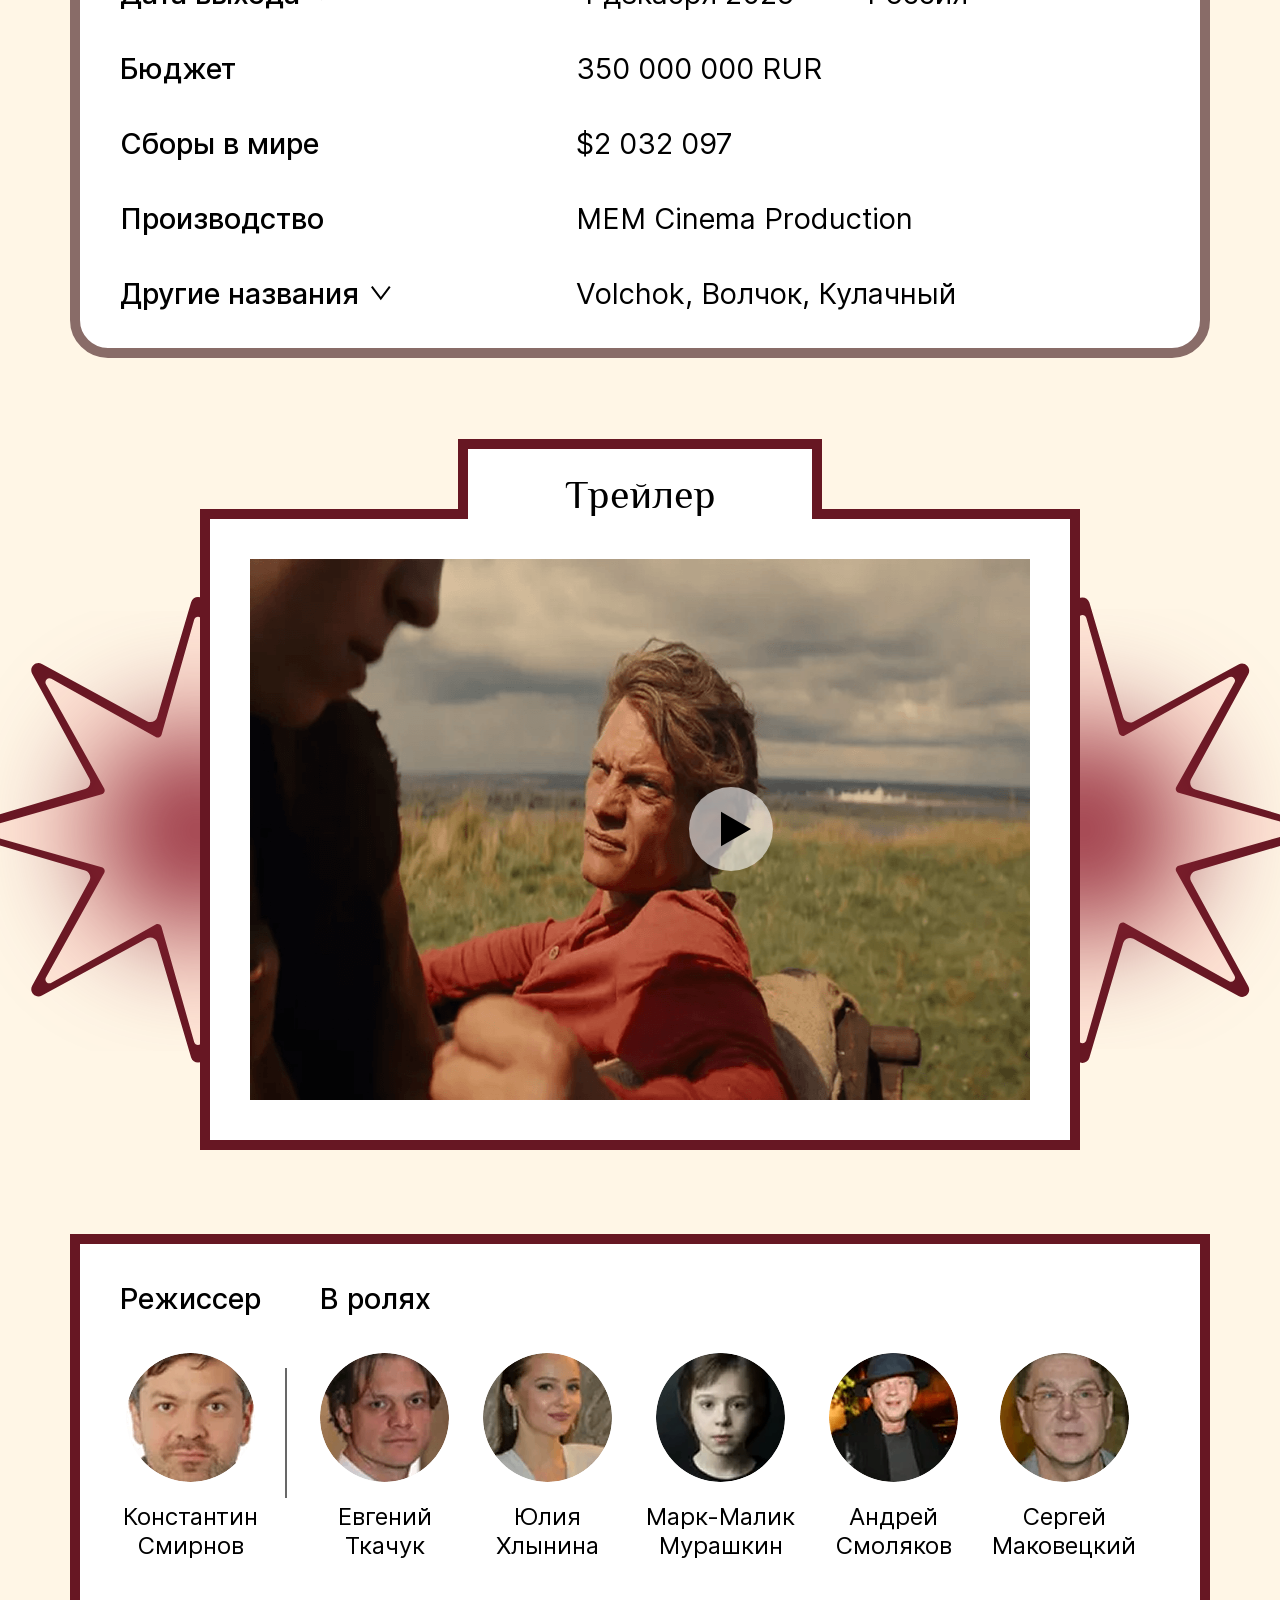
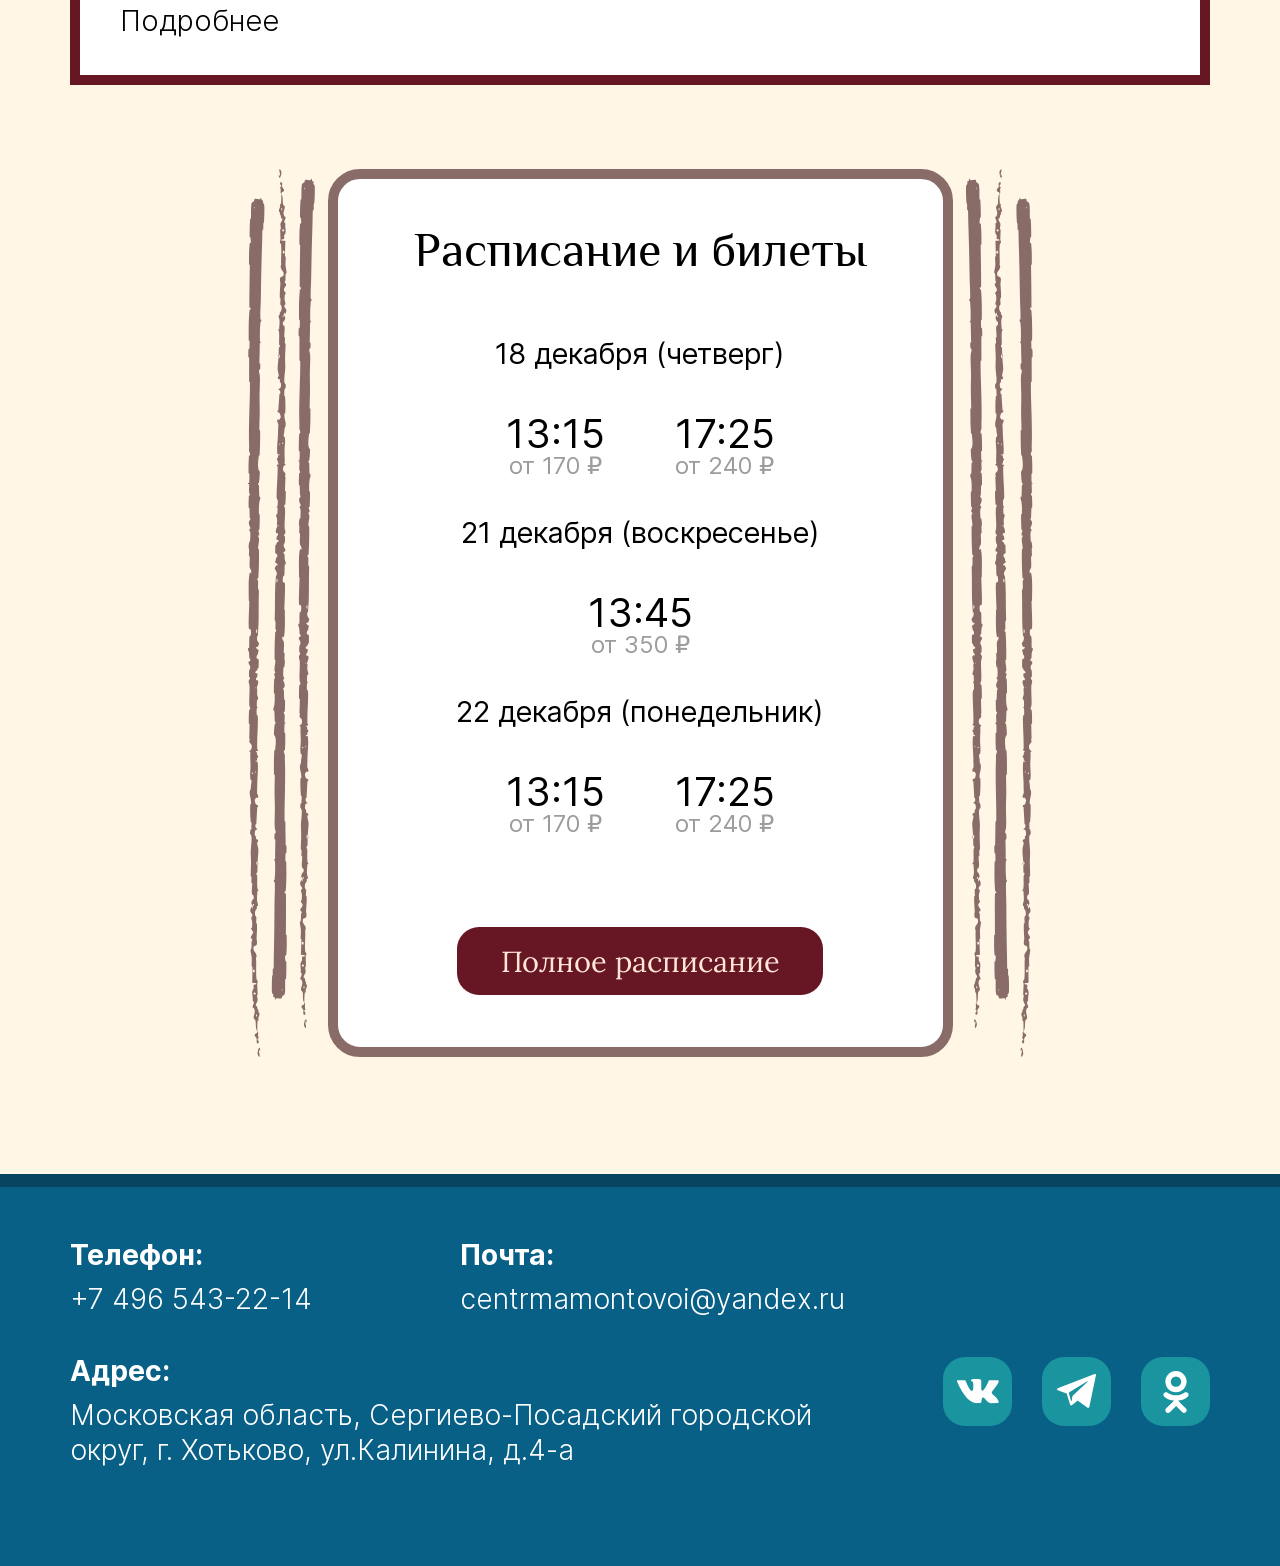
<file: filmCard3.html>
<!DOCTYPE html>
<html lang="ru">
<head>
    <meta charset="UTF-8">
    <meta name="viewport" content="width=device-width, initial-scale=1.0">
    <link rel="stylesheet" href="css/reset.css">
    <link rel="stylesheet" href="css/normalize.css">
    <link rel="stylesheet" href="css/style.min.css">
    <title>Культурный центр "Елизавета Мамонтова"</title>
    <script src="js/script.js" defer></script>
</head>
<body>

    <!-- хедер -->
    <div class="main-section">
        <div class="main-section__nav-background"></div>
        <div class="hamburger">
            <span></span>
            <span></span>
            <span></span>
        </div>
        <div class="container main-section_nav-container">
            <header>
                <a href="index.html">
                    <img src="icons/fullLogo.svg" alt="логотип" class="header__logo-full">
                    <img src="icons/logo.svg" alt="логотип" class="header__logo-mobile">
                </a>
            </header>
            <nav class="main-section__nav nav-menu">

                <button class="nav-menu__close">×</button>

                <ul class="nav-menu__list">
                    <li class="nav-menu__list-item"><a href="index.html">Главная</a></li>
                    <li class="nav-menu__list-item nav-menu__dropdown">
                        <a href="#" class="nav-menu__link nav-menu__link_active">Посетителям</a>
                        <ul class="nav-menu__submenu">
                            <li><a href="afisha.html">Афиша</a></li>
                            <li><a href="#">Кружки и клубы</a></li>
                            <li><a href="#">Услуги</a></li>
                            <li><a href="#">Виртуальная экскурсия</a></li>
                            <li><a href="#">Наш зал</a></li>
                        </ul>
                    </li>
                    <li class="nav-menu__list-item"><a href="#">О нас</a></li>
                    <li class="nav-menu__list-item"><a href="#">Контакты</a></li>
                    <li class="nav-menu__list-item_icon">
                        <a href="#"><img src="icons/visuallyImpaired.svg" alt=""></a>
                    </li>
                    <li class="nav-menu__list-item_icon">
                        <a href="#"><img src="icons/serch.svg" alt=""></a>
                    </li>
                </ul>
            </nav>
            
            <div class="header__actions">
                <a href="#" class="header__icon">
                    <img src="icons/visuallyImpaired.svg" alt="">
                </a>
                <a href="#" class="header__icon">
                    <img src="icons/serch.svg" alt="">
                </a>
            </div>
            
            <div class="nav-overlay"></div>
            
        </div>
    </div>

    <!-- карточка фильма -->
     <section class="film-card">

        <div class="film-card__wrapper"  id="cover-end">

            <img src="img/Постер3.png"
                alt="Волчок"
                class="film-card__poster">

            <div class="film-card__info">

                <div class="film-card__header">
                    <h1 class="film-card__title">
                        Волчок
                    </h1>

                    <span class="film-card__age">
                        16+
                    </span>
                </div>

                <div class="film-card__text-wrapper">

                    <p class="film-card__description">
                        Российская империя. Рубеж XIX и XX веков. Тринадцатилетний дворянин и сирота Ваня Огарев бежит из Москвы в Нижний Новгород, спасаясь от убийц, подосланных его собственным дядей, решившим завладеть наследством мальчика. Для своей защиты Ваня нанимает случайно подвернувшегося ему кулачного бойца Волчка. Волчок должен помочь Ване добраться в целости и сохранности до Нижнего — там его ждет верный друг отца. Но все мероприятие с самого начала трещит по швам: фантазер, аристократ, эстет Ваня и неотесанный, хмурый мужик Волчок с самого начала едва выносят друг друга. Впереди их ждет опасное путешествие, которое навсегда изменит их обоих.
                    </p>

                    <button class="film-card__expand">
                        <span>Развернуть</span>
                        <img src="icons/СтрелкаРазвернуть.svg" alt="">
                    </button>

                </div>

            </div>

        </div>

        <div class="film-card__bottom">

            <div class="film-card__rating">

                <span class="film-card__rating-text">
                    Рейтинг
                </span>

                <div class="film-card__stars">
                    <span class="film-card__star film-card__star_active">★</span>
                    <span class="film-card__star film-card__star_active">★</span>
                    <span class="film-card__star film-card__star_active">★</span>
                    <span class="film-card__star film-card__star_active">★</span>
                    <span class="film-card__star">★</span>
                </div>

                <span class="film-card__score">
                    7.8
                </span>

            </div>

            <button class="film-card__btn">
                Купить билет
            </button>

        </div>

    </section>

    <!-- информвция -->
    <div class="film-info">

        <div class="film-info__row">
            <span class="film-info__label">Страна</span>
            <span class="film-info__value">Россия</span>
        </div>

        <div class="film-info__row">
            <span class="film-info__label">Продолжительность</span>
            <span class="film-info__value">2 часа 3 минуты</span>
        </div>

        <div class="film-info__row">
            <span class="film-info__label">Год выпуска</span>
            <span class="film-info__value">2025</span>
        </div>

        <div class="film-info__row">
            <span class="film-info__label">Премьера в мире</span>
            <span class="film-info__value">4 декабря 2025</span>
        </div>

        <div class="film-info__row">
            <span class="film-info__label">
                Дата выхода
                <img src="icons/КнопкаРазвернутьЖирная.svg" alt="">
            </span>

            <div class="film-info__value film-info__value_multiple">
                <span>4 декабря 2025</span>
                <span>Россия</span>
            </div>
        </div>

        <div class="film-info__row">
            <span class="film-info__label">Бюджет</span>
            <span class="film-info__value">350 000 000 RUR</span>
        </div>

        <div class="film-info__row">
            <span class="film-info__label">Сборы в мире</span>
            <span class="film-info__value">$2 032 097</span>
        </div>

        <div class="film-info__row">
            <span class="film-info__label">Производство</span>
            <span class="film-info__value">MEM Cinema Production</span>
        </div>

        <div class="film-info__row">
            <span class="film-info__label">
                Другие названия
                <img src="icons/КнопкаРазвернутьЖирная.svg" alt="">
            </span>

            <span class="film-info__value">
                Volchok, Волчок, Кулачный
            </span>
        </div>

    </div>

    <!-- трейлер -->
     <div class="film-trailer">

        <img src="icons/КраснаяЗвезда.svg"
            alt=""
            class="film-trailer__star film-trailer__star_left">

        <img src="icons/КраснаяЗвезда.svg"
            alt=""
            class="film-trailer__star film-trailer__star_right">

        <div class="film-trailer__wrapper">

            <div class="film-trailer__title">
                Трейлер
            </div>

            <div class="film-trailer__video">

                <img src="img/Превью.png" alt="Трейлер фильма">

                <button class="film-trailer__play">
                    <img src="icons/КнопкаPlay.svg" alt="play">
                </button>

            </div>

        </div>

    </div>

    <!-- каст -->
     <section class="film-team">

        <div class="film-team__wrapper">

            <div class="film-team__director">

                <h2 class="film-team__title">
                    Режиссер
                </h2>

                <div class="film-team__person">

                    <img src="img/Фото1.png"
                        alt="Константин Смирнов"
                        class="film-team__photo">

                    <span class="film-team__name">
                        Константин<br>Смирнов
                    </span>

                </div>

            </div>

            <div class="film-team__divider"></div>

            <div class="film-team__cast">

                <h3 class="film-team__title">
                    В ролях
                </h3>

                <div class="film-team__actors">

                    <div class="film-team__person">
                        <img src="img/Фото2.png" alt="">
                        <span>Евгений<br>Ткачук</span>
                    </div>

                    <div class="film-team__person">
                        <img src="img/Фото3.png" alt="">
                        <span>Юлия<br>Хлынина</span>
                    </div>

                    <div class="film-team__person">
                        <img src="img/Фото4.png" alt="">
                        <span>Марк-Малик<br>Мурашкин</span>
                    </div>

                    <div class="film-team__person">
                        <img src="img/Фото5.png" alt="">
                        <span>Андрей<br>Смоляков</span>
                    </div>

                    <div class="film-team__person">
                        <img src="img/Фото6.png" alt="">
                        <span>Сергей<br>Маковецкий</span>
                    </div>

                </div>
 
            </div>

            <a href="#" class="film-team__more">
                Подробнее
            </a>

        </div>

    </section>

    <!-- расписание -->
    <section class="film-schedule">

        <img src="icons/3полоскиВертикальныеСлева.svg"
            alt=""
            class="film-schedule__decor film-schedule__decor_left">

        <img src="icons/3полоскиВертикальныеСправа.svg"
            alt=""
            class="film-schedule__decor film-schedule__decor_right">

        <div class="film-schedule__wrapper">

            <h2 class="film-schedule__title">
                Расписание и билеты
            </h2>

            <div class="film-schedule__day">

                <p class="film-schedule__date">
                    18 декабря (четверг)
                </p>

                <div class="film-schedule__sessions">

                    <div class="film-schedule__session">
                        <span class="film-schedule__time">13:15</span>
                        <span class="film-schedule__price">от 170 ₽</span>
                    </div>

                    <div class="film-schedule__session">
                        <span class="film-schedule__time">17:25</span>
                        <span class="film-schedule__price">от 240 ₽</span>
                    </div>

                </div>

            </div>

            <div class="film-schedule__day">

                <p class="film-schedule__date">
                    21 декабря (воскресенье)
                </p>

                <div class="film-schedule__sessions">

                    <div class="film-schedule__session">
                        <span class="film-schedule__time">13:45</span>
                        <span class="film-schedule__price">от 350 ₽</span>
                    </div>

                </div>

            </div>

            <div class="film-schedule__day">

                <p class="film-schedule__date">
                    22 декабря (понедельник)
                </p>

                <div class="film-schedule__sessions">

                    <div class="film-schedule__session">
                        <span class="film-schedule__time">13:15</span>
                        <span class="film-schedule__price">от 170 ₽</span>
                    </div>

                    <div class="film-schedule__session">
                        <span class="film-schedule__time">17:25</span>
                        <span class="film-schedule__price">от 240 ₽</span>
                    </div>

                </div>

            </div>

            <button class="film-schedule__btn">
                Полное расписание
            </button>

        </div>

    </section>

    <!-- футер -->
    <footer class="footer">

        <div class="footer__top-line"></div>

        <div class="footer__container">

            <div class="footer__contacts">

                <div class="footer__item">
                    <h3>Телефон:</h3>
                    <p>+7 496 543-22-14</p>
                </div>

                <div class="footer__item">
                    <h3>Почта:</h3>
                    <p>centrmamontovoi@yandex.ru</p>
                </div>

                <div class="footer__item">
                    <h3>Адрес:</h3>
                    <p>
                        Московская область, Сергиево-Посадский городской <br> округ, г. Хотьково, ул.Калинина, д.4-а
                    </p>
                </div>

            </div>

            <div class="footer__socials">

                <a href="#">
                    <img src="icons/vk.svg" alt="">
                </a>

                <a href="#">
                    <img src="icons/telegram.svg" alt="">
                </a>

                <a href="#">
                    <img src="icons/ok.svg" alt="">
                </a>

            </div>

        </div>

        <button class="scroll-top">
            <img src="icons/КнопкаНаверх.svg" alt="">
        </button>

    </footer>

    <!-- окно заказа билета -->
    <!-- <div class="ticket-modal">
        <div class="ticket-modal__window">

            <div class="ticket-modal__header">
                <button class="ticket-modal__back">
                    <img src="icons/КнопкаНазад-окно.svg" alt="Назад">
                </button>

                <h2 class="ticket-modal__title">Волчок</h2>

                <button class="ticket-modal__close">
                    ✕
                </button>
            </div>

            <div class="ticket-modal__body">

                <div class="ticket-modal__step ticket-modal__step_active" id="step-1">

                    <div class="ticket-modal__section">
                        <div class="ticket-modal__subtitle">
                            Выберите дату сеанса
                            <span class="ticket-modal__month">Декабрь</span>
                        </div>

                        <div class="ticket-modal__dates">
                            <button class="ticket-modal__date"><b>ЧТ</b><br>18</button>
                            <button class="ticket-modal__date"><b>ВТ</b><br>21</button>
                            <button class="ticket-modal__date"><b>ПН</b><br>22</button>
                            <button class="ticket-modal__date"><b>ВТ</b><br>23</button>
                            <button class="ticket-modal__date"><b>СР</b><br>24</button>
                        </div>
                    </div>

                    <div class="ticket-modal__section">

                        <div class="ticket-modal__subtitle">
                            Выберите время сеанса
                        </div>

                        <div class="ticket-modal__times">
                            <button class="ticket-modal__time">
                                13:15
                            </button>

                            <button class="ticket-modal__time">
                                17:25
                            </button>
                        </div>

                    </div>

                        <button class="ticket-modal__next">
                            Далее
                        </button>

                </div>

                // выбор места
                <div class="ticket-modal__step" id="step-2">

                    <div class="ticket-modal__subtitle">
                        Выберите место в зале
                    </div>

                    <div class="hall">
                        <div class="hall__screen">
                            <img src="icons/Экран.svg" alt="">
                        </div>

                        <div class="hall__rows">

                            <div class="hall__row">
                                
                                <span class="hall__number">0</span>
                                    <button class="hall__seat"></button>
                                    <button class="hall__seat"></button>
                                    <button class="hall__seat"></button>
                                    <button class="hall__seat"></button>
                                    <button class="hall__seat"></button>
                                    <button class="hall__seat"></button>
                                    <button class="hall__seat"></button>
                                    <button class="hall__seat"></button>
                                    <button class="hall__seat"></button>
                                    <button class="hall__seat"></button>
                                    <button class="hall__seat"></button>
                                    <button class="hall__seat"></button>
                                    <button class="hall__seat"></button>
                                    <button class="hall__seat"></button>
                                    <button class="hall__seat"></button>
                                    <button class="hall__seat"></button>
                                    <button class="hall__seat"></button>
                                    <button class="hall__seat"></button>
                                    <button class="hall__seat"></button>
                                    <button class="hall__seat"></button>
                                    <button class="hall__seat"></button>
                                    <button class="hall__seat"></button>
                                <span class="hall__number">0</span>
                            </div>

                            <div class="hall__row">
                                <span class="hall__number">1</span>

                                    <button class="hall__seat"></button>
                                    <button class="hall__seat"></button>
                                    <button class="hall__seat"></button>
                                    <button class="hall__seat"></button>
                                    <button class="hall__seat hall__seat_blue"></button>
                                    <button class="hall__seat hall__seat_blue"></button>
                                    <button class="hall__seat hall__seat_blue"></button>
                                    <button class="hall__seat hall__seat_blue"></button>
                                    <button class="hall__seat hall__seat_blue"></button>
                                    <button class="hall__seat hall__seat_blue"></button>
                                    <button class="hall__seat hall__seat_blue"></button>
                                    <button class="hall__seat hall__seat_blue"></button>
                                    <button class="hall__seat hall__seat_blue"></button>
                                    <button class="hall__seat hall__seat_blue"></button>
                                    <button class="hall__seat hall__seat_blue"></button>
                                    <button class="hall__seat hall__seat_blue"></button>
                                    <button class="hall__seat hall__seat_blue"></button>
                                    <button class="hall__seat hall__seat_blue"></button>
                                    <button class="hall__seat"></button>
                                    <button class="hall__seat"></button>
                                    <button class="hall__seat"></button>
                                    <button class="hall__seat"></button>

                                <span class="hall__number">1</span>
                            </div>

                            <div class="hall__row">
                                <span class="hall__number">2</span>

                                    <button class="hall__seat"></button>
                                    <button class="hall__seat"></button>
                                    <button class="hall__seat"></button>
                                    <button class="hall__seat"></button>
                                    <button class="hall__seat hall__seat_blue"></button>
                                    <button class="hall__seat hall__seat_blue"></button>
                                    <button class="hall__seat hall__seat_blue"></button>
                                    <button class="hall__seat hall__seat_blue"></button>
                                    <button class="hall__seat hall__seat_blue"></button>
                                    <button class="hall__seat hall__seat_blue"></button>
                                    <button class="hall__seat hall__seat_blue"></button>
                                    <button class="hall__seat hall__seat_blue"></button>
                                    <button class="hall__seat hall__seat_blue"></button>
                                    <button class="hall__seat hall__seat_blue"></button>
                                    <button class="hall__seat hall__seat_blue"></button>
                                    <button class="hall__seat hall__seat_blue"></button>
                                    <button class="hall__seat hall__seat_blue"></button>
                                    <button class="hall__seat hall__seat_blue"></button>
                                    <button class="hall__seat"></button>
                                    <button class="hall__seat"></button>
                                    <button class="hall__seat"></button>
                                    <button class="hall__seat"></button>

                                <span class="hall__number">2</span>
                            </div>

                            <div class="hall__row">

                                <button class="hall__seat hall__seat_side"></button>

                                <span class="hall__number">3</span>

                                    <button class="hall__seat"></button>
                                    <button class="hall__seat"></button>
                                    <button class="hall__seat"></button>
                                    <button class="hall__seat"></button>
                                    <button class="hall__seat hall__seat_blue"></button>
                                    <button class="hall__seat hall__seat_blue"></button>
                                    <button class="hall__seat hall__seat_blue"></button>
                                    <button class="hall__seat hall__seat_blue"></button>
                                    <button class="hall__seat hall__seat_blue"></button>
                                    <button class="hall__seat hall__seat_blue"></button>
                                    <button class="hall__seat hall__seat_blue"></button>
                                    <button class="hall__seat hall__seat_blue"></button>
                                    <button class="hall__seat hall__seat_blue"></button>
                                    <button class="hall__seat hall__seat_blue"></button>
                                    <button class="hall__seat hall__seat_blue"></button>
                                    <button class="hall__seat hall__seat_blue"></button>
                                    <button class="hall__seat hall__seat_blue"></button>
                                    <button class="hall__seat hall__seat_blue"></button>
                                    <button class="hall__seat"></button>
                                    <button class="hall__seat"></button>
                                    <button class="hall__seat"></button>
                                    <button class="hall__seat"></button>

                                <span class="hall__number">3</span>

                                <button class="hall__seat hall__seat_side"></button>

                            </div>

                            <div class="hall__row">

                                <button class="hall__seat hall__seat_side"></button>

                                <span class="hall__number">4</span>

                                    <button class="hall__seat"></button>
                                    <button class="hall__seat"></button>
                                    <button class="hall__seat"></button>
                                    <button class="hall__seat"></button>
                                    <button class="hall__seat hall__seat_blue"></button>
                                    <button class="hall__seat hall__seat_blue"></button>
                                    <button class="hall__seat hall__seat_blue"></button>
                                    <button class="hall__seat hall__seat_blue"></button>
                                    <button class="hall__seat hall__seat_blue"></button>
                                    <button class="hall__seat hall__seat_blue"></button>
                                    <button class="hall__seat hall__seat_blue"></button>
                                    <button class="hall__seat hall__seat_blue"></button>
                                    <button class="hall__seat hall__seat_blue"></button>
                                    <button class="hall__seat hall__seat_blue"></button>
                                    <button class="hall__seat hall__seat_blue"></button>
                                    <button class="hall__seat hall__seat_blue"></button>
                                    <button class="hall__seat hall__seat_blue"></button>
                                    <button class="hall__seat hall__seat_blue"></button>
                                    <button class="hall__seat"></button>
                                    <button class="hall__seat"></button>
                                    <button class="hall__seat"></button>
                                    <button class="hall__seat"></button>

                                <span class="hall__number">4</span>

                                <button class="hall__seat hall__seat_side"></button>

                            </div>

                            <div class="hall__row">

                                <button class="hall__seat hall__seat_side"></button>

                                <span class="hall__number">5</span>

                                    <button class="hall__seat"></button>
                                    <button class="hall__seat"></button>
                                    <button class="hall__seat"></button>
                                    <button class="hall__seat"></button>
                                    <button class="hall__seat hall__seat_blue"></button>
                                    <button class="hall__seat hall__seat_blue"></button>
                                    <button class="hall__seat hall__seat_blue"></button>
                                    <button class="hall__seat hall__seat_blue"></button>
                                    <button class="hall__seat hall__seat_blue"></button>
                                    <button class="hall__seat hall__seat_blue"></button>
                                    <button class="hall__seat hall__seat_blue"></button>
                                    <button class="hall__seat hall__seat_blue"></button>
                                    <button class="hall__seat hall__seat_blue"></button>
                                    <button class="hall__seat hall__seat_blue"></button>
                                    <button class="hall__seat hall__seat_blue"></button>
                                    <button class="hall__seat hall__seat_blue"></button>
                                    <button class="hall__seat hall__seat_blue"></button>
                                    <button class="hall__seat hall__seat_blue"></button>
                                    <button class="hall__seat"></button>
                                    <button class="hall__seat"></button>
                                    <button class="hall__seat"></button>
                                    <button class="hall__seat"></button>

                                <span class="hall__number">5</span>

                                <button class="hall__seat hall__seat_side"></button>

                            </div>

                            <div class="hall__row">

                                <button class="hall__seat hall__seat_side"></button>

                                <span class="hall__number">6</span>

                                    <button class="hall__seat"></button>
                                    <button class="hall__seat"></button>
                                    <button class="hall__seat"></button>
                                    <button class="hall__seat"></button>
                                    <button class="hall__seat hall__seat_blue"></button>
                                    <button class="hall__seat hall__seat_blue"></button>
                                    <button class="hall__seat hall__seat_blue"></button>
                                    <button class="hall__seat hall__seat_blue"></button>
                                    <button class="hall__seat hall__seat_blue"></button>
                                    <button class="hall__seat hall__seat_blue"></button>
                                    <button class="hall__seat hall__seat_blue"></button>
                                    <button class="hall__seat hall__seat_blue"></button>
                                    <button class="hall__seat hall__seat_blue"></button>
                                    <button class="hall__seat hall__seat_blue"></button>
                                    <button class="hall__seat hall__seat_blue"></button>
                                    <button class="hall__seat hall__seat_blue"></button>
                                    <button class="hall__seat hall__seat_blue"></button>
                                    <button class="hall__seat hall__seat_blue"></button>
                                    <button class="hall__seat"></button>
                                    <button class="hall__seat"></button>
                                    <button class="hall__seat"></button>
                                    <button class="hall__seat"></button>

                                <span class="hall__number">6</span>

                                <button class="hall__seat hall__seat_side"></button>

                            </div>

                            <div class="hall__row">

                                <button class="hall__seat hall__seat_side"></button>

                                <span class="hall__number">7</span>

                                    <button class="hall__seat"></button>
                                    <button class="hall__seat"></button>
                                    <button class="hall__seat"></button>
                                    <button class="hall__seat"></button>
                                    <button class="hall__seat hall__seat_blue"></button>
                                    <button class="hall__seat hall__seat_blue"></button>
                                    <button class="hall__seat hall__seat_blue"></button>
                                    <button class="hall__seat hall__seat_blue"></button>
                                    <button class="hall__seat hall__seat_blue"></button>
                                    <button class="hall__seat hall__seat_blue"></button>
                                    <button class="hall__seat hall__seat_blue"></button>
                                    <button class="hall__seat hall__seat_blue"></button>
                                    <button class="hall__seat hall__seat_blue"></button>
                                    <button class="hall__seat hall__seat_blue"></button>
                                    <button class="hall__seat hall__seat_blue"></button>
                                    <button class="hall__seat hall__seat_blue"></button>
                                    <button class="hall__seat hall__seat_blue"></button>
                                    <button class="hall__seat hall__seat_blue"></button>
                                    <button class="hall__seat"></button>
                                    <button class="hall__seat"></button>
                                    <button class="hall__seat"></button>
                                    <button class="hall__seat"></button>

                                <span class="hall__number">7</span>

                                <button class="hall__seat hall__seat_side"></button>

                            </div>

                            <div class="hall__row">

                                <button class="hall__seat hall__seat_side"></button>

                                <span class="hall__number">8</span>

                                    <button class="hall__seat"></button>
                                    <button class="hall__seat"></button>
                                    <button class="hall__seat"></button>
                                    <button class="hall__seat"></button>
                                    <button class="hall__seat hall__seat_blue"></button>
                                    <button class="hall__seat hall__seat_blue"></button>
                                    <button class="hall__seat hall__seat_blue"></button>
                                    <button class="hall__seat hall__seat_blue"></button>
                                    <button class="hall__seat hall__seat_blue"></button>
                                    <button class="hall__seat hall__seat_blue"></button>
                                    <button class="hall__seat hall__seat_blue"></button>
                                    <button class="hall__seat hall__seat_blue"></button>
                                    <button class="hall__seat hall__seat_blue"></button>
                                    <button class="hall__seat hall__seat_blue"></button>
                                    <button class="hall__seat hall__seat_blue"></button>
                                    <button class="hall__seat hall__seat_blue"></button>
                                    <button class="hall__seat hall__seat_blue"></button>
                                    <button class="hall__seat hall__seat_blue"></button>
                                    <button class="hall__seat"></button>
                                    <button class="hall__seat"></button>
                                    <button class="hall__seat"></button>
                                    <button class="hall__seat"></button>

                                <span class="hall__number">8</span>

                                <button class="hall__seat hall__seat_side"></button>

                            </div>

                            <div class="hall__row">

                                <button class="hall__seat hall__seat_side"></button>
                                <span class="hall__number hall__number_zero">0</span>

                                <span class="hall__number">9</span>

                                    <button class="hall__seat"></button>
                                    <button class="hall__seat"></button>
                                    <button class="hall__seat"></button>
                                    <button class="hall__seat"></button>
                                    <button class="hall__seat hall__seat_blue"></button>
                                    <button class="hall__seat hall__seat_blue"></button>
                                    <button class="hall__seat hall__seat_blue"></button>
                                    <button class="hall__seat hall__seat_blue"></button>
                                    <button class="hall__seat hall__seat_blue"></button>
                                    <button class="hall__seat hall__seat_blue"></button>
                                    <button class="hall__seat hall__seat_blue"></button>
                                    <button class="hall__seat hall__seat_blue"></button>
                                    <button class="hall__seat hall__seat_blue"></button>
                                    <button class="hall__seat hall__seat_blue"></button>
                                    <button class="hall__seat hall__seat_blue"></button>
                                    <button class="hall__seat hall__seat_blue"></button>
                                    <button class="hall__seat hall__seat_blue"></button>
                                    <button class="hall__seat hall__seat_blue"></button>
                                    <button class="hall__seat"></button>
                                    <button class="hall__seat"></button>
                                    <button class="hall__seat"></button>
                                    <button class="hall__seat"></button>

                                <span class="hall__number">9</span>

                                <span class="hall__number hall__number_zero">0</span>
                                <button class="hall__seat hall__seat_side"></button>

                            </div>

                            <div class="hall__row">
                                <span class="hall__number">10</span>

                                    <button class="hall__seat"></button>
                                    <button class="hall__seat"></button>
                                    <button class="hall__seat"></button>
                                    <button class="hall__seat"></button>
                                    <button class="hall__seat"></button>
                                    <button class="hall__seat"></button>
                                    <button class="hall__seat hall__seat_blue"></button>
                                    <button class="hall__seat hall__seat_blue"></button>
                                    <button class="hall__seat hall__seat_blue"></button>
                                    <button class="hall__seat hall__seat_blue"></button>
                                    <button class="hall__seat hall__seat_blue"></button>
                                    <button class="hall__seat hall__seat_blue"></button>
                                    <button class="hall__seat hall__seat_blue"></button>
                                    <button class="hall__seat hall__seat_blue"></button>
                                    <button class="hall__seat hall__seat_blue"></button>
                                    <button class="hall__seat hall__seat_blue"></button>
                                    <button class="hall__seat hall__seat_blue"></button>
                                    <button class="hall__seat hall__seat_blue"></button>
                                    <button class="hall__seat hall__seat_blue"></button>
                                    <button class="hall__seat hall__seat_blue"></button>
                                    <button class="hall__seat"></button>
                                    <button class="hall__seat"></button>
                                    <button class="hall__seat"></button>
                                    <button class="hall__seat"></button>
                                    <button class="hall__seat"></button>
                                    <button class="hall__seat"></button>

                                <span class="hall__number">10</span>
                            </div>

                            <div class="hall__row">
                                <span class="hall__number">11</span>

                                    <button class="hall__seat"></button>
                                    <button class="hall__seat"></button>
                                    <button class="hall__seat"></button>
                                    <button class="hall__seat"></button>
                                    <button class="hall__seat"></button>
                                    <button class="hall__seat"></button>
                                    <button class="hall__seat"></button>
                                    <button class="hall__seat hall__seat_blue"></button>
                                    <button class="hall__seat hall__seat_blue"></button>
                                    <button class="hall__seat hall__seat_blue"></button>
                                    <button class="hall__seat hall__seat_blue"></button>
                                    <button class="hall__seat hall__seat_blue"></button>
                                    <button class="hall__seat hall__seat_blue"></button>
                                    <button class="hall__seat hall__seat_blue"></button>
                                    <button class="hall__seat hall__seat_blue"></button>
                                    <button class="hall__seat hall__seat_blue"></button>
                                    <button class="hall__seat hall__seat_blue"></button>
                                    <button class="hall__seat hall__seat_blue"></button>
                                    <button class="hall__seat hall__seat_blue"></button>
                                    <button class="hall__seat hall__seat_blue"></button>
                                    <button class="hall__seat hall__seat_blue"></button>
                                    <button class="hall__seat"></button>
                                    <button class="hall__seat"></button>
                                    <button class="hall__seat"></button>
                                    <button class="hall__seat"></button>
                                    <button class="hall__seat"></button>
                                    <button class="hall__seat"></button>
                                    <button class="hall__seat"></button>

                                <span class="hall__number">11</span>
                            </div>

                            <div class="hall__row">
                                <span class="hall__number">12</span>

                                    <button class="hall__seat"></button>
                                    <button class="hall__seat"></button>
                                    <button class="hall__seat"></button>
                                    <button class="hall__seat"></button>
                                    <button class="hall__seat"></button>
                                    <button class="hall__seat"></button>
                                    <button class="hall__seat"></button>
                                    <button class="hall__seat hall__seat_blue"></button>
                                    <button class="hall__seat hall__seat_blue"></button>
                                    <button class="hall__seat hall__seat_blue"></button>
                                    <button class="hall__seat hall__seat_blue"></button>
                                    <button class="hall__seat hall__seat_blue"></button>
                                    <button class="hall__seat hall__seat_blue"></button>
                                    <button class="hall__seat hall__seat_blue"></button>
                                    <button class="hall__seat hall__seat_blue"></button>
                                    <button class="hall__seat hall__seat_blue"></button>
                                    <button class="hall__seat hall__seat_blue"></button>
                                    <button class="hall__seat hall__seat_blue"></button>
                                    <button class="hall__seat hall__seat_blue"></button>
                                    <button class="hall__seat hall__seat_blue"></button>
                                    <button class="hall__seat hall__seat_blue"></button>
                                    <button class="hall__seat"></button>
                                    <button class="hall__seat"></button>
                                    <button class="hall__seat"></button>
                                    <button class="hall__seat"></button>
                                    <button class="hall__seat"></button>
                                    <button class="hall__seat"></button>
                                    <button class="hall__seat"></button>

                                <span class="hall__number">12</span>
                            </div>

                            <div class="hall__row">
                                <span class="hall__number">13</span>

                                    <button class="hall__seat"></button>
                                    <button class="hall__seat"></button>
                                    <button class="hall__seat"></button>
                                    <button class="hall__seat"></button>
                                    <button class="hall__seat"></button>
                                    <button class="hall__seat"></button>
                                    <button class="hall__seat"></button>
                                    <button class="hall__seat hall__seat_blue"></button>
                                    <button class="hall__seat hall__seat_blue"></button>
                                    <button class="hall__seat hall__seat_blue"></button>
                                    <button class="hall__seat hall__seat_blue"></button>
                                    <button class="hall__seat hall__seat_blue"></button>
                                    <button class="hall__seat hall__seat_blue"></button>
                                    <button class="hall__seat hall__seat_blue"></button>
                                    <button class="hall__seat hall__seat_blue"></button>
                                    <button class="hall__seat hall__seat_blue"></button>
                                    <button class="hall__seat hall__seat_blue"></button>
                                    <button class="hall__seat hall__seat_blue"></button>
                                    <button class="hall__seat hall__seat_blue"></button>
                                    <button class="hall__seat hall__seat_blue"></button>
                                    <button class="hall__seat hall__seat_blue"></button>
                                    <button class="hall__seat"></button>
                                    <button class="hall__seat"></button>
                                    <button class="hall__seat"></button>
                                    <button class="hall__seat"></button>
                                    <button class="hall__seat"></button>
                                    <button class="hall__seat"></button>
                                    <button class="hall__seat"></button>

                                <span class="hall__number">13</span>
                            </div>

                            <div class="hall__row">
                                <span class="hall__number">14</span>

                                    <button class="hall__seat"></button>
                                    <button class="hall__seat"></button>
                                    <button class="hall__seat"></button>
                                    <button class="hall__seat"></button>
                                    <button class="hall__seat"></button>
                                    <button class="hall__seat"></button>
                                    <button class="hall__seat"></button>
                                    <button class="hall__seat"></button>
                                    <button class="hall__seat"></button>
                                    <button class="hall__seat"></button>
                                    <button class="hall__seat"></button>
                                    <button class="hall__seat"></button>

                                    <div class="hall__aisle"></div>

                                    <button class="hall__seat"></button>
                                    <button class="hall__seat"></button>
                                    <button class="hall__seat"></button>
                                    <button class="hall__seat"></button>
                                    <button class="hall__seat"></button>
                                    <button class="hall__seat"></button>
                                    <button class="hall__seat"></button>
                                    <button class="hall__seat"></button>
                                    <button class="hall__seat"></button>
                                    <button class="hall__seat"></button>
                                    <button class="hall__seat"></button>
                                    <button class="hall__seat"></button>

                                <span class="hall__number">14</span>
                            </div>

                            <div class="hall__row">
                                <span class="hall__number">15</span>

                                    <button class="hall__seat"></button>
                                    <button class="hall__seat"></button>
                                    <button class="hall__seat"></button>
                                    <button class="hall__seat"></button>
                                    <button class="hall__seat"></button>
                                    <button class="hall__seat"></button>
                                    <button class="hall__seat"></button>
                                    <button class="hall__seat"></button>
                                    <button class="hall__seat"></button>
                                    <button class="hall__seat"></button>
                                    <button class="hall__seat"></button>
                                    <button class="hall__seat"></button>
                                    <button class="hall__seat"></button>

                                    <div class="hall__aisle"></div>

                                    <button class="hall__seat"></button>
                                    <button class="hall__seat"></button>
                                    <button class="hall__seat"></button>
                                    <button class="hall__seat"></button>
                                    <button class="hall__seat"></button>
                                    <button class="hall__seat"></button>
                                    <button class="hall__seat"></button>
                                    <button class="hall__seat"></button>
                                    <button class="hall__seat"></button>
                                    <button class="hall__seat"></button>
                                    <button class="hall__seat"></button>
                                    <button class="hall__seat"></button>
                                    <button class="hall__seat"></button>

                                <span class="hall__number">15</span>
                            </div>

                            <div class="hall__gap"></div>

                        </div>
                    </div>

                    <button class="ticket-modal__pay">
                        Перейти к оплате
                    </button>

                </div>

            </div>

            <div class="ticket-modal__footer">
                <div>
                    Тех.поддержка:
                    <a href="support@premieralight.ru.">support@premieralight.ru.</a><br>
                    Форма <a href="https://widget.premieralight.ru/ticket/return?widgetKey=19d21af1-60b1-11e6-8ddf-002590c30ad4">возврата билетов.</a>
                </div>

                <div>
                    Работает на системе<br>
                    Premiera Light
                </div>
            </div>

        </div>

    </div> -->

</body>
</html>
</file>
<file: css/style.min.css>
*{box-sizing:border-box;margin:0;padding:0}@font-face{font-family:CormorantInfant;font-weight:700;font-style:normal;src:url("../fonts/CormorantInfant-Bold.woff2") format("woff2")}@font-face{font-family:ElMessiri;font-weight:700;font-style:normal;src:url("../fonts/ElMessiri-Regular.woff2") format("woff2")}@font-face{font-family:Lora;font-weight:400;font-style:normal;src:url("../fonts/Lora-Regular.woff2") format("woff2")}@font-face{font-family:Inter;font-weight:700;font-style:normal;src:url("../fonts/Inter-Bold.woff2") format("woff2")}@font-face{font-family:Inter;font-weight:200;font-style:normal;src:url("../fonts/Inter-ExtraLight.woff2") format("woff2")}@font-face{font-family:Inter;font-weight:300;font-style:normal;src:url("../fonts/Inter-Light.woff2") format("woff2")}@font-face{font-family:Inter;font-weight:500;font-style:normal;src:url("../fonts/Inter-Medium.woff2") format("woff2")}@font-face{font-family:Inter;font-weight:400;font-style:normal;src:url("../fonts/Inter-Regular.woff2") format("woff2")}body{background-color:#fff6e6}html,body{overflow-x:clip}.container{max-width:1140px;margin:0 auto}.main-section__nav-background{width:100%;height:127px;left:0;top:0;position:absolute;z-index:-2;background:#096087}.main-section_nav-container{display:flex;justify-content:space-between;align-items:end;height:99px}.nav-menu{margin-bottom:8px}.nav-menu__list{display:flex;align-items:center;gap:40px}.nav-menu__list-item{color:#fff;font-family:Inter;font-weight:300;font-size:29px}.nav-menu__list-item a{color:#fff;text-decoration:none}.nav-menu__dropdown{position:relative}.nav-menu__submenu{display:none;position:absolute;top:80px;left:-40px;width:318px;padding:8px 44px 40px 48px;background:#096087;z-index:40}.nav-menu__link_active{font-weight:500;margin-left:-4.5px}.header__logo-mobile{display:none}.nav-menu__dropdown.active .nav-menu__submenu{top:79px;display:flex;flex-direction:column;gap:40px;line-height:35px;box-shadow:0 32px 30px rgba(0,0,0,.4392156863)}.nav-menu__dropdown.active .nav-menu__link{font-weight:500;margin-left:-4.5px}.nav-menu__dropdown.active .nav-menu__link_icon a{margin-left:0}.culture-section{margin-top:28px;overflow:hidden}.culture-section__container{display:grid;grid-template-columns:1fr 420px;gap:24px;max-width:1440px;margin:0 auto}.culture-section__left{position:absolute;display:flex;flex-direction:column}.culture-section__main-image{display:block;width:744px;height:837.13px}.culture-section__content{position:relative;margin-top:-2px;width:100%;z-index:10;background:#8c7453;padding:54.89px 72px}.culture-section__title{font-family:CormorantInfant;margin-left:68px;margin-bottom:39.22px;color:#fff;font-size:61px;line-height:74px}.culture-section__right{position:absolute;height:1131px;margin-right:24px;margin-left:768px;overflow:hidden;pointer-events:none;-webkit-user-select:none;-moz-user-select:none;user-select:none}.culture-section__right::before{content:"";position:absolute;top:0;left:0;right:0;height:150px;z-index:1;pointer-events:none;background:linear-gradient(to bottom, #FFF6E6 0%, rgba(242, 237, 227, 0.95) 20%, rgba(242, 237, 227, 0) 100%)}.culture-section__right::after{content:"";position:absolute;bottom:0;left:0;right:0;height:220px;z-index:1;pointer-events:none;background:linear-gradient(to top, #FFF6E6 0%, rgba(242, 237, 227, 0.95) 20%, rgba(242, 237, 227, 0) 100%)}.culture-section__slider{display:flex;flex-direction:column;gap:24px;animation:moveDown 35s linear infinite;width:648px}.culture-section__slider img{display:block;-o-object-fit:cover;object-fit:cover}@keyframes moveDown{0%{transform:translateY(-50%)}100%{transform:translateY(0)}}.events{margin-top:1199px}.events__viewport{overflow:hidden;width:100%}.events__container{max-width:1440px;margin:0 auto}.events__header{margin-bottom:40px}.events__title{width:650px;height:90px;background:#896c68;border-radius:0 158px 158px 0;color:#fff;font-size:40px;font-family:ElMessiri;display:flex;justify-content:center;align-items:center}.events__slider{position:relative}.events__track{display:flex;gap:30px;transition:transform .5s ease;margin-left:-156px}.events__arrow{position:absolute;top:50%;transform:translateY(-50%);width:80px;height:80px;border:none;background:hsla(0,0%,100%,0);cursor:pointer;z-index:20}.events__arrow_left{left:30px}.events__arrow_right{right:30px}.event-card{flex:0 0 565px;position:relative;overflow:hidden}.event-card img{width:565px;height:534px;-o-object-fit:cover;object-fit:cover;-o-object-position:center center;object-position:center center;display:block}.event-card__overlay{position:absolute;left:0;right:0;bottom:0;height:180px;background:linear-gradient(to top, rgba(0, 0, 0, 0.85), rgba(0, 0, 0, 0))}.event-card__title{font-family:Inter;font-weight:300;position:absolute;left:10px;right:10px;bottom:28px;color:#fff;font-size:40px;text-align:center}.about{padding:184px 0 166px 1px;position:relative;overflow:hidden}.about p{font-family:Inter;font-weight:400;font-size:28px;line-height:35px}.about__container{max-width:1140px;margin:0 auto;position:relative}.about__header{width:447px;height:85px;background:#1a949f;border-radius:0 45px 45px 0;display:flex;align-items:center;justify-content:center;margin-bottom:8px;margin-left:-150px}.about__title{font-family:ElMessiri;font-size:40px;color:#fff}.about__content{display:flex;justify-content:space-between;align-items:flex-start;margin-bottom:31px}.about__text{width:565px;height:534px;margin:15px 15px 15px 0}.about__text p{margin-bottom:30px}.about__image-wrapper{width:595px;height:564px;padding:15px;background:#096087}.about__image{width:565px;height:534px}.about__bottom-text{width:1161px;height:269px;margin:0 auto}.about__star{position:absolute;z-index:-1;pointer-events:none}.about__star_1{width:644.53px;position:absolute;top:-166px;right:-258px;z-index:-1;transform:rotate(-72.3deg)}.about__star_2{width:395.96px;left:-347px;bottom:103px;transform:rotate(-5.5deg)}.about__star_3{width:361px;right:-327px;bottom:-38px;transform:rotate(-6.4deg)}.center-info{position:relative}.center-info__bg{position:absolute;left:0;right:0;top:208px;height:432px;background:#096087;z-index:1}.center-info__container{max-width:1140px;margin:0 auto;position:relative;z-index:2}.center-info__lines{position:absolute;left:-150px;top:18px;width:130px;height:auto}.center-info__title{font-family:ElMessiri;font-size:40px;margin-bottom:16px;line-height:63px}.center-info__content{display:flex;align-items:center}.center-info__image-wrapper{width:595px;height:564px;background:#096087;padding:15px}.center-info__image{width:565px;height:534px;-o-object-fit:cover;object-fit:cover}.center-info__text-block{color:#fff;padding:18px 0 18px 15px;width:1440px;height:432px}.center-info__text-block p{font-family:Inter;font-weight:400;font-size:28px;line-height:35px;margin-bottom:40px}.center-info__btn{width:367px;height:68px;border:none;cursor:pointer;border-radius:22px;background:#671723;color:#ffe6d7;font-family:Lora;font-size:28px;display:flex;align-items:center;justify-content:center}.center-info__btn:active{background-color:#942737;color:#fff}.memory{position:relative;padding:137px 0}.memory__bg{position:absolute;left:0;right:0;top:230px;height:421px;background:#896c68;z-index:1}.memory__container{max-width:1140px;margin:0 auto;position:relative;z-index:2}.memory__lines{position:absolute;left:-150px;top:-19px;width:130px;height:auto}.memory__title{font-family:ElMessiri;font-size:40px;margin-bottom:23px}.memory__content{display:flex;align-items:flex-start}.memory__text{font-family:Inter;font-weight:400;color:#fff;padding:18px 15px 18px 0;font-size:28px;line-height:35px;margin-top:47px}.memory__image-wrapper{width:595px;height:564px;position:relative}.memory__flower{position:absolute;top:-155px;right:-99px;width:285px;z-index:3}.memory__image{width:565px;height:534px;border:12px solid #896c68;display:block}.memory__btn{width:367px;height:68px;border:none;cursor:pointer;border-radius:22px;background:#671723;color:#ffe6d7;font-family:Lora;font-size:28px;display:flex;align-items:center;justify-content:center;margin-top:15px;margin-left:194px}.memory__btn:active{background-color:#942737;color:#fff}.feedback{padding:122px 0 237px;position:relative}.feedback__container{max-width:1140px;margin:0 auto;border:10px solid #671723;background:#fff;position:relative;z-index:2}.feedback__content{display:flex;height:473px}.feedback__text{font-family:Inter;padding:48px 69px 146px}.feedback__text h2{font-size:28px;line-height:1.25;font-weight:700;margin-bottom:80px}.feedback__text p{font-size:28px;margin-bottom:50px}.feedback__btn{width:298px;height:68px;border:none;border-radius:22px;font-family:Lora;background:#671723;color:#ffe6d7;font-size:28px;cursor:pointer}.feedback__btn:active{background-color:#942737;color:#fff}.feedback__star{position:absolute;z-index:1}.feedback__star_1{width:350px;left:4px;bottom:106px}.feedback__star_2{width:235.45px;right:45px;top:17px}.footer{background:#096087;padding-bottom:98px;position:relative}.footer__top-line{width:100%;height:13px;background:#07445f;margin-bottom:54px}.footer__container{max-width:1140px;margin:0 auto;display:flex;justify-content:space-between;align-items:flex-start}.footer__contacts{display:flex;gap:40px 148px;flex-wrap:wrap}.footer__item{color:#fff}.footer__item h3{font-family:Inter;font-size:28px;font-weight:700;margin-bottom:13px}.footer__item p{font-family:Inter;font-size:28px;font-weight:300;line-height:35px}.footer__socials{display:flex;gap:30px;margin-top:116px}.footer__socials a{width:69px;height:69px;border-radius:22px;background:#1a949f;display:flex;align-items:center;justify-content:center}.scroll-top{position:fixed;right:46px;bottom:46px;opacity:0;visibility:hidden;border:none;background:none;font-size:26px;cursor:pointer;z-index:100;transform:translateY(20px);transition:.3s all}.scroll-top_active{opacity:1;visibility:visible;transform:translateY(0)}.afisha-tabs{margin-top:84px;margin-bottom:102px}.afisha-tabs__container{width:1160px;height:89px;margin:0 auto;background-color:#896c68;border-radius:125px;display:flex;align-items:center;gap:311px;padding-left:99px}.afisha-tabs__item{position:relative;color:#fff6e6;text-decoration:none;font-family:Inter;font-weight:400;font-size:29px;transition:.3s}.afisha-tabs__item:hover{opacity:.8}.afisha-tabs__item_active{color:#fff}.afisha-tabs__item_active::after{content:"";position:absolute;left:0;bottom:-10px;width:100%;height:4px;background-color:#fff}.movies{max-width:1140px;margin:0 auto}.movie-card{display:flex;gap:30px;position:relative;margin-bottom:100px}.movie-card__content{display:flex;flex-direction:column;max-width:600px}.movie-card__title{font-family:ElMessiri;font-weight:700;font-size:48px;line-height:116%;margin-top:56px}.movie-card__text{font-family:Inter;font-weight:400;font-size:29px;line-height:35px;margin-top:16px}.movie-card__link{text-decoration:none;color:inherit;display:block}.movie-card__link:hover{cursor:pointer}.movie-card__btn{position:absolute;bottom:60px;width:297px;height:68px;border:none;border-radius:22px;background:#671723;color:#ffe6d7;font-family:Lora;font-size:29px;cursor:pointer}.movie-card__btn:active{background-color:#942737;color:#fff}.movie-card__star{position:absolute;z-index:-10}.movie-card__star_left{top:5px;width:635.58px;right:821px;transform:rotate(-6.3deg)}.movie-card__star_right{top:146px;right:-328px;width:361px;transform:rotate(-6.3deg)}.pagination{width:656px;height:97px;margin:120px auto 100px auto;background:#896c68;border-radius:132px;display:flex;align-items:center}.pagination__arrow{background:none;border:none;cursor:pointer}.pagination__arrow_left{margin-left:46px}.pagination__arrow_right{margin-right:46px}.pagination__page{padding:0 62.6px;background:none;border:none;font-family:Inter;font-weight:400;font-size:29px;color:#fff6e6;cursor:pointer}.pagination__page_active{font-weight:700;color:#fff;text-underline-offset:8px}.film-card{margin-top:112px;display:flex;flex-direction:column;align-items:center}.film-card__poster{width:466px;height:666px}.film-card__wrapper{width:1220px;padding:30px;border:10px solid #671723;display:flex;gap:30px;background:#fff}.film-card__header{display:flex;justify-content:space-between}.film-card__title{font-family:ElMessiri;font-size:48px;font-weight:700;margin:12px 0 22px}.film-card__age{width:60px;height:60px;border:3px solid #686868;border-radius:18px;display:flex;justify-content:center;align-items:center;font-family:Inter;font-weight:300;font-size:29px;color:#686868}.film-card__text-wrapper{position:relative}.film-card__description{font-family:Inter;font-size:29px;line-height:35px;max-height:540px;overflow:hidden}.film-card__description::after{content:"";position:absolute;left:0;right:0;bottom:0;height:147px;background:linear-gradient(to bottom, rgba(244, 240, 228, 0), rgba(255, 255, 255, 0.8941176471), #ffffff, #ffffff);pointer-events:none}.film-card__expand{position:relative;z-index:5;left:0;bottom:0;display:flex;align-items:center;gap:10px;margin-top:15px;border:none;background:none;cursor:pointer;font-family:Inter;font-weight:200;font-size:28px;cursor:pointer}.film-card__bottom{margin-top:29px;display:flex;flex-direction:column;align-items:center;gap:44px}.film-card__rating{display:flex;align-items:center;gap:30px;margin-left:285px}.film-card__rating-text{font-family:Inter;font-size:29px;font-weight:500;margin-right:22px}.film-card__stars{display:flex}.film-card__star{font-size:47px;color:#686868}.film-card__star_active{color:#e0b964}.film-card__score{font-family:Inter;font-size:29px}.film-card__btn{bottom:60px;width:297px;height:68px;border:none;border-radius:22px;background:#671723;color:#ffe6d7;font-family:Lora;font-size:29px;cursor:pointer}.film-card__btn:active{background-color:#942737;color:#fff}.film-card_expanded .film-card__description{max-height:3000px}.film-card_expanded .film-card__description::after{display:none}.film-info{max-width:1140px;margin:81px auto;padding:40px;background:#fff;border:10px solid #896c68;border-radius:38px}.film-info__row{display:grid;grid-template-columns:260px 1fr;align-items:start;-moz-column-gap:196px;column-gap:196px}.film-info__row:not(:last-child){margin-bottom:46px}.film-info__label{width:300px;display:flex;align-items:center;gap:12px;font-family:Inter;font-size:29px;font-weight:500}.film-info__value{font-family:Inter;font-size:29px}.film-info__value_multiple{display:flex;gap:73px}.film-trailer{max-width:1041px;position:relative;margin:151px 199.87px 84px 199.87px}.film-trailer__wrapper{position:relative;border:10px solid #671723;background:#fff;padding:40px}.film-trailer__title{position:absolute;top:-80px;left:50%;transform:translateX(-50%);min-width:364px;height:80px;display:flex;justify-content:center;align-items:end;background:#fff;border:10px solid #671723;border-bottom:none;font-family:ElMessiri;font-size:40px;font-weight:700}.film-trailer__video{display:flex;justify-content:flex-start;height:541px}.film-trailer__video img{width:100%;max-width:1120px}.film-trailer__play{position:absolute;margin-top:228px;margin-left:439px;border:none;background:rgba(0,0,0,0);cursor:pointer}.film-trailer__star{position:absolute;width:502.47px;z-index:-1}.film-trailer__star_left{left:-253px;top:50%;transform:translateY(-50%)}.film-trailer__star_right{right:-253px;top:50%;transform:translateY(-50%) rotate(180deg)}.film-team{max-width:1140px;margin:84px auto}.film-team__wrapper{background:#fff;border:10px solid #671723;padding:40px;position:relative}.film-team__director,.film-team__cast{display:inline-block;vertical-align:top}.film-team__cast{margin-left:55px}.film-team__divider{position:absolute;top:124px;left:205px;width:2px;height:130px;background:#686868}.film-team__title{font-family:Inter;font-size:29px;font-weight:500;margin-bottom:40px}.film-team__actors{display:flex;gap:34px}.film-team__person{display:flex;flex-direction:column;align-items:center;text-align:center}.film-team__person img{border-radius:50%;-o-object-fit:cover;object-fit:cover;margin-bottom:20px}.film-team__person span{font-family:Inter;font-size:24px;line-height:29px}.film-team__more{display:inline-block;color:#000;margin-top:46px;font-family:Inter;font-size:29px;font-weight:300;text-decoration:none}.film-schedule{position:relative;width:-moz-fit-content;width:fit-content;margin:84px auto 117px}.film-schedule__wrapper{width:625px;height:888px;background:#fff;border:10px solid #896c68;border-radius:32px;display:flex;flex-direction:column;align-items:center;justify-content:center;position:relative;z-index:2}.film-schedule__title{font-family:ElMessiri;font-size:48px;font-weight:700;margin-bottom:60px}.film-schedule__day{font-family:Inter;font-weight:400;margin-bottom:40px;text-align:center}.film-schedule__date{font-size:29px;margin-bottom:46px}.film-schedule__sessions{display:flex;justify-content:center;gap:70px}.film-schedule__session{display:flex;flex-direction:column;align-items:center}.film-schedule__time{font-size:40px}.film-schedule__price{font-family:Inter;font-size:24px;color:#9c9c9c}.film-schedule__btn{margin-top:51px;width:366px;height:68px;border:none;border-radius:22px;background:#671723;color:#ffe6d7;font-family:Lora;font-size:29px;cursor:pointer}.film-schedule__btn:active{background-color:#942737;color:#fff}.film-schedule__decor{position:absolute;top:0;height:100%;z-index:1}.film-schedule__decor_left{left:-80px}.film-schedule__decor_right{right:-80px}.nav-menu__close,.nav-overlay{display:none}.header__actions{display:none}@media(max-width: 768px){.container,.about__container,.center-info__container,.memory__container,.footer__container{width:100%;max-width:100%;padding:0 30px;box-sizing:border-box}.header__logo-full{display:none}.header__logo-mobile{display:block}.hamburger{display:flex;position:absolute;top:18px;right:30px;flex-direction:column;gap:7px;z-index:100}.hamburger span{width:27px;height:4px;background:#fff}.nav-menu{margin:0}.nav-menu__list{gap:33px;margin-right:60px}.main-section_nav-container{margin-top:11px;max-height:40px;display:flex;align-items:center;justify-content:space-between}.main-section__nav-background{height:63px}.main-section .nav-menu{position:fixed;top:63px;left:-420px;width:271px;height:100%;background:#096087;z-index:1000;overflow-y:auto;transition:.3s}.main-section .nav-menu_active{top:63px;left:0}.main-section .nav-menu__list{display:flex;flex-direction:column;margin-top:100px;top:74px;align-items:start;margin:0;gap:0}.main-section .nav-menu__list a{display:block;padding:23px 45px;color:#fff;font-size:28px;text-decoration:none}.main-section .nav-menu__list-item{border-top:1px solid #fff}.main-section .nav-menu__list-item:first-child{padding-left:5px}.main-section .nav-menu__list-item:last-child{border-bottom:1px solid #fff}.main-section .nav-menu__list-item_icon{display:none}.main-section .nav-menu__list-item>a{padding:23px 0 23px 30px;font-size:20px;font-weight:300;width:271px}.main-section .nav-menu__close{top:28px;right:-36px;width:36px;height:36px;position:fixed;top:45px;left:277px;z-index:1002;background:none;border:none;font-size:80px;color:#fff;transform:translateX(-40px);transition:.3s;opacity:0;visibility:hidden;pointer-events:none}.main-section .nav-menu__close_active{transform:translateX(0);opacity:1;visibility:visible;pointer-events:auto}.main-section .nav-menu__dropdown.active .nav-menu__link{margin-left:0}.main-section .nav-menu__dropdown.active .nav-menu__submenu{top:57px;margin:0;padding:0 0 20px 0;gap:10px;box-shadow:none}.main-section .nav-menu__submenu li a{padding:0 0 0 70px;font-size:16px}.main-section .nav-menu__close,.main-section .nav-overlay{display:block}.main-section .nav-overlay{width:100%;position:fixed;margin-top:63px;inset:0;background:rgba(0,0,0,.5);opacity:0;visibility:hidden;transition:.3s;z-index:999}.main-section .nav-overlay_active{opacity:1;visibility:visible}.main-section .header__actions{display:block;display:flex;gap:33px;margin-right:60px}.main-section .header__actions img{width:34px}.main-section .main-section{position:relative;z-index:1003}.culture-section{margin-top:12px}.culture-section__container{display:flex;padding:0}.culture-section__main-image{width:385px;height:433.19px;-o-object-fit:cover;object-fit:cover;display:block}.culture-section__slider{display:flex;flex-direction:column;gap:10px;overflow:hidden}.culture-section__slider img{width:363px;height:100%;-o-object-fit:cover;object-fit:cover;display:block}.culture-section__content{padding:24px 45px 0 75px}.culture-section__title{font-size:32px;line-height:39px}.culture-section__right{margin-top:1px;margin-left:395px;height:570px}.culture-section__right::before{width:363px;height:86px}.culture-section__right::after{width:363px;height:86px}.events{margin-top:607px}.events img{width:46px;height:46px}.events__slider{padding:0}.events__track{gap:12px}.events__title{height:42px;width:337px;padding:6px 83px 5px 75px;font-size:20px}.event-card{flex:0 0 346px;right:-98px}.event-card__title{font-size:20px}.event-card img{width:346.21px;height:327.22px}.about{padding:49px 0}.about p{margin-bottom:12px;font-size:16px;line-height:19px}.about__header{width:210px;height:43px;margin-left:-31px;margin-bottom:49px}.about__title{font-size:20px}.about__content{display:flex;align-items:flex-start;margin:0}.about__text{margin:7px 15.36px 7px 45px;height:264px}.about__image-wrapper{margin-right:45px;padding:7.21px;width:286px;height:271.1px}.about__image{width:271.58px;height:256.68px}.about__bottom-text{width:618px;height:143px}.about__star_1{width:257.13px;top:-20px;right:-37px}.about__star_2{width:186.27px;left:-94px;bottom:56px}.about__star_3{width:186.27px;right:-92px;bottom:-20px}.center-info p{font-size:16px;line-height:19px;margin-bottom:10px}.center-info__title{font-size:20px;line-height:31px;margin-left:45px;margin-bottom:30px}.center-info__content{display:flex;height:271px;gap:16.1px}.center-info__image-wrapper{margin-left:60px;width:285.9px;height:271px;padding:7.21px}.center-info__image{width:271.48px;height:256.59px}.center-info__text-block{padding:0;width:301px;height:181px;margin-bottom:59px}.center-info__bg{height:207px;top:104px}.center-info__lines{left:-35px;top:2px;width:89px}.center-info__btn{width:180px;height:42px;border-radius:15px;font-size:15px;margin-top:12px}.memory{padding:84px 0 139px}.memory__title{font-size:20px;margin-left:45px;margin-bottom:44px}.memory__content{display:flex;gap:12px}.memory__text{width:287px;margin-left:60px;margin-top:10px;font-size:16px;line-height:19px;padding:0}.memory__image-wrapper{width:285.9px;height:271px}.memory__image{border:7.21px solid #896c68;width:271.48px;height:256.59px}.memory__flower{width:223.99px;top:-132px;right:-72px}.memory__bg{height:207px;top:160px}.memory__lines{left:-35px;top:-17px;width:89px}.memory__btn{width:180px;height:42px;border-radius:15px;font-size:15px;margin-top:12px;margin-left:165px}.feedback{padding:0 68px 171px}.feedback__container{border:7px solid #671723;width:632px;height:266px}.feedback__content{height:100%;gap:37px;padding-left:22px;padding-top:1px}.feedback__image img{width:264px;height:252px}.feedback__text{padding:25px 0 0 0}.feedback__text h2{width:295px;height:113px;margin-bottom:5px;font-size:16px;line-height:19px}.feedback__text p{margin-bottom:17px;font-size:16px}.feedback__star_1{width:193px;left:-22px;bottom:78px}.feedback__star_2{width:134px;top:-61px;right:8px;transform:rotate(24deg)}.feedback__btn{width:165px;height:42px;border-radius:15px;font-size:15px}.footer__item h3{font-size:16px;margin-bottom:10px}.footer__item p{font-size:16px;line-height:19px}.footer__container{display:flex;justify-content:space-between;align-items:flex-start;gap:15px}.footer__contacts{flex:1}.footer__socials{display:flex;gap:12px}.footer__socials a{width:46px;height:46px;border-radius:15px}.footer__socials img{width:27px}.scroll-top{width:45px;height:45px;left:693px;bottom:30px}.scroll-top img{width:45px;height:45px}}@media(max-width: 360px){.about__container,.center-info__container,.memory__container,.feedback__container,.footer__container{width:100%;max-width:360px;padding:0 10px;margin:0 auto}.main-section_nav-container{height:60px;padding:0 16px}.main-section .nav-menu{position:fixed;top:63px;left:-100%;width:360px;background:#096087;z-index:1000;overflow-y:auto;transition:.3s}.main-section .nav-menu_active{left:0}.main-section .nav-menu__list-item>a{width:360px}.main-section .nav-menu__close_active{display:none}.main-section .nav-overlay{display:none}.main-section .nav-menu__dropdown.active .nav-menu__submenu{top:57px;margin:0;padding:0 0 20px 0;gap:10px;box-shadow:none}.nav-menu__dropdown.active .nav-menu__submenu{width:400px}.header__logo-mobile{display:block;width:30px}.main-section .header__actions{gap:20px}.hamburger span{height:3px}.culture-section__container{display:grid;grid-template-columns:1fr 1fr;gap:4px}.culture-section__main-image{width:100%;display:block}.culture-section__slider{display:grid;grid-template-columns:1fr;gap:4px}.culture-section__slider img{width:100%;display:block}.culture-section__content{bottom:45px;width:360px;height:99px;padding:18px 0 18px 9px}.culture-section__title{font-size:24px;margin:0;line-height:29px}.culture-section__title br{display:none}.culture-section__left{width:auto}.culture-section__right{display:none}.events{margin-top:530px}.events__header{margin-bottom:20px}.events__title{width:234px;height:34px;padding:0 55px 0 10px}.events__track{gap:10px}.events__arrow{width:46px;height:46px}.event-card{width:259.92px;right:93px}.event-card__title{font-size:16px}.about{padding:40px 0}.about p{font-size:15px}.about__header{width:135px;height:34px;margin-bottom:20px;margin-left:-10px}.about__content{display:flex;flex-direction:column}.about__image-wrapper{width:340px;height:322.29px;order:-1;margin:0 0 20px}.about__image{width:322.86px;height:305.14px}.about__title{padding:6px 51px 3px 10px}.about__text,.about__bottom-text{width:320px;margin:0 10px}.about__text{margin-bottom:10px}.about__bottom-text{height:241px}.about__star_1{width:186.27px;top:-41px;right:17px;transform:rotate(-6deg)}.about__star_2,.about__star_3{display:none}.center-info{padding:40px 0}.center-info__content{flex-direction:column}.center-info__title{font-size:20px;line-height:121%}.center-info__image-wrapper{margin:0}.center-info__image{width:271.48px;height:256.59px;margin:0 auto}.center-info__text-block{width:320px;height:154px;margin:0}.center-info__lines{top:6px;left:-44px}.center-info__bg{height:342px;top:277px}.center-info__btn{margin-top:50px;margin-left:80px;width:160px;height:42px;font-size:16px}.memory{padding-top:300px}.memory__content{flex-direction:column}.memory__image-wrapper{order:-1;width:271.48px;height:256.59px;margin:0 auto}.memory__title{margin-bottom:30px;font-size:20px;line-height:121%}.memory__text{margin:0 10px;width:321px;font-size:15px}.memory__bg{height:332px;top:530px}.memory__lines{top:-4px;left:-44px}.memory__flower{width:146.4px;top:-76px;right:-51px}.memory__btn{margin-top:50px;margin-left:80px;width:160px;height:42px;font-size:16px}.feedback{padding:0 0 180px}.feedback__container{width:360px;height:578px;padding:0;border:5px solid #671723}.feedback__content{flex-direction:column;width:350px;height:568px;padding:0;gap:20px}.feedback__image{order:-1}.feedback__image img{width:350px;height:334px}.feedback__text{padding:0 14.5px}.feedback__text h2{width:321px;height:79px;font-size:15px;line-height:18px;margin-bottom:10px}.feedback__text p{margin-bottom:30px}.feedback__btn{margin-left:106px;width:110px;height:42px;font-size:16px}.feedback__star_1{width:193px;bottom:83px;left:2px}.feedback__star_2{width:134.36px;top:-68px;right:-5px;transform:rotate(0deg)}.footer{padding-bottom:50px}.footer__container{flex-direction:column;gap:20px}.footer__contacts{justify-content:center}.footer__item{display:flex;flex-direction:column;align-items:center}.footer__item h3{font-size:16px}.footer__item p{font-size:16px;text-align:center}.footer__socials{margin:0 auto;margin-top:49px;gap:14px}.footer__socials a{width:44.34px;height:44.34px}.footer__socials img{width:24px}.scroll-top{left:292px;bottom:23px}}/*# sourceMappingURL=style.min.css.map */
</file>
